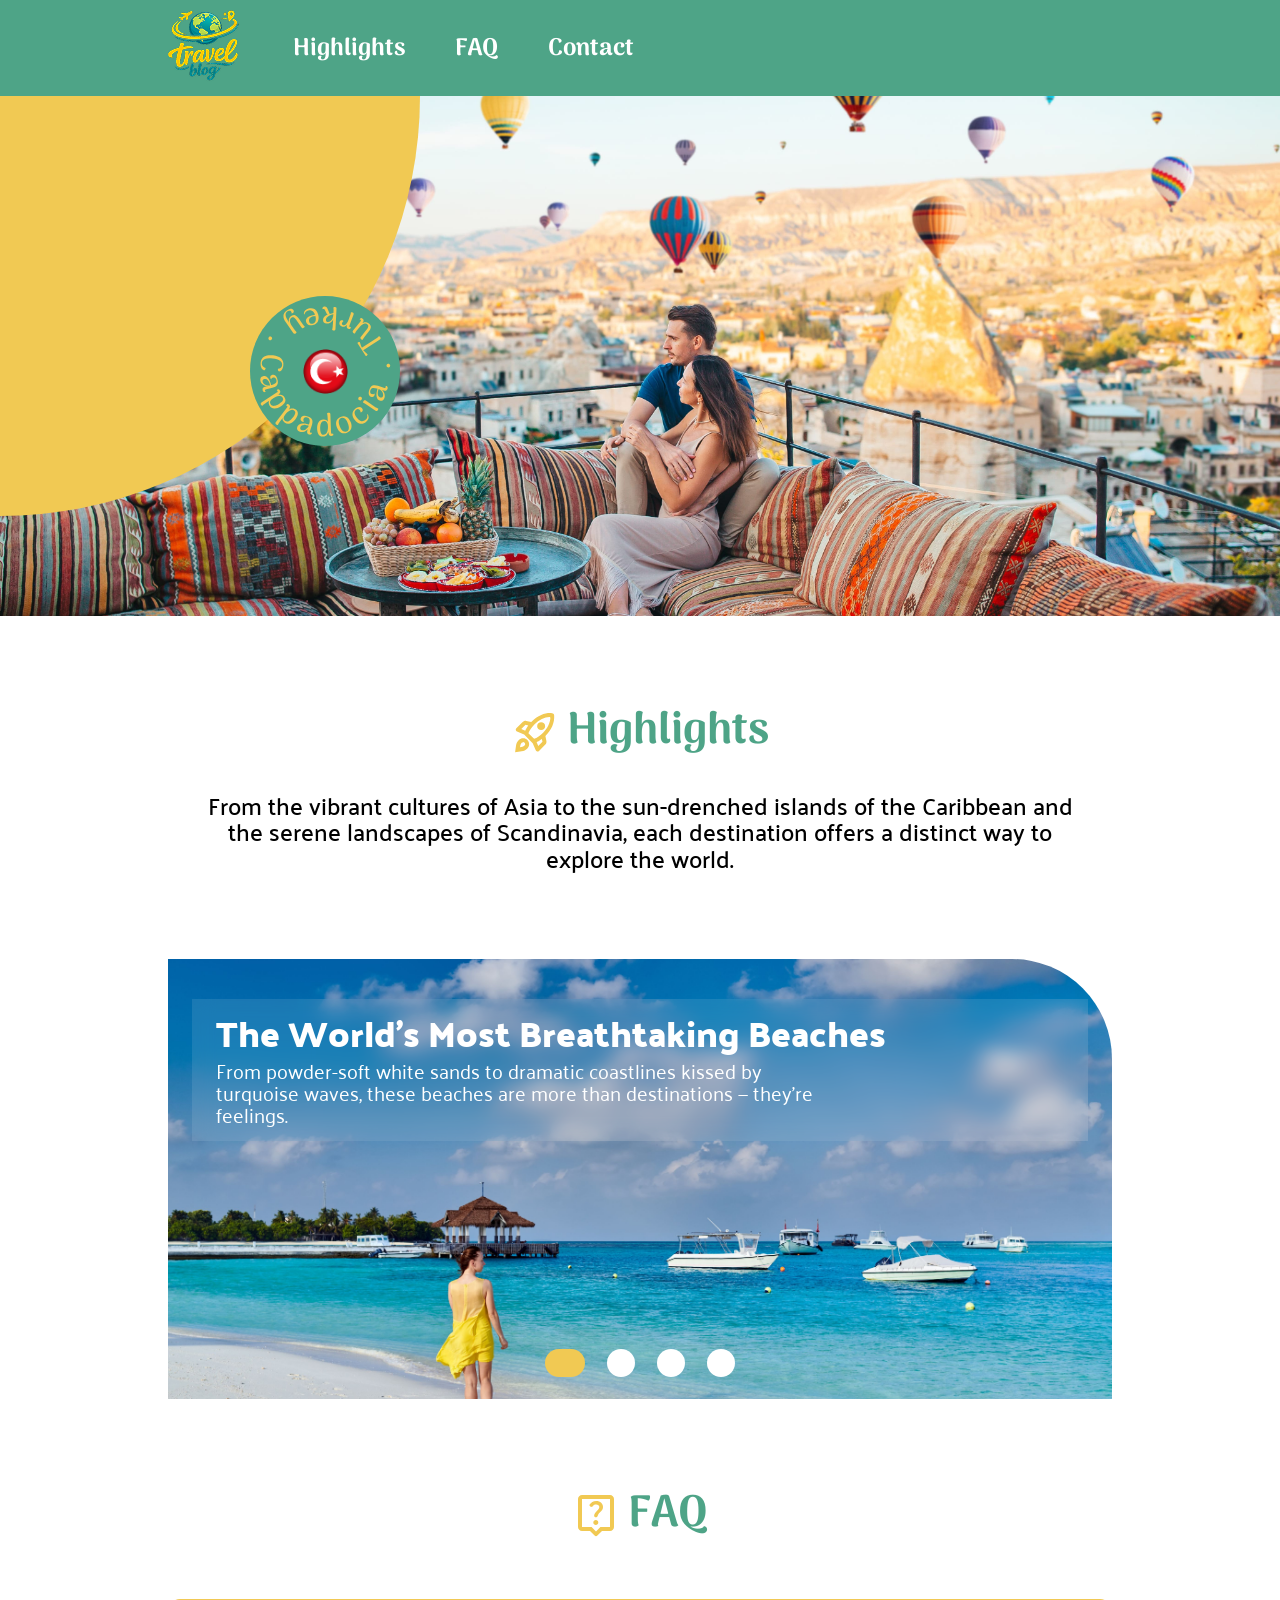
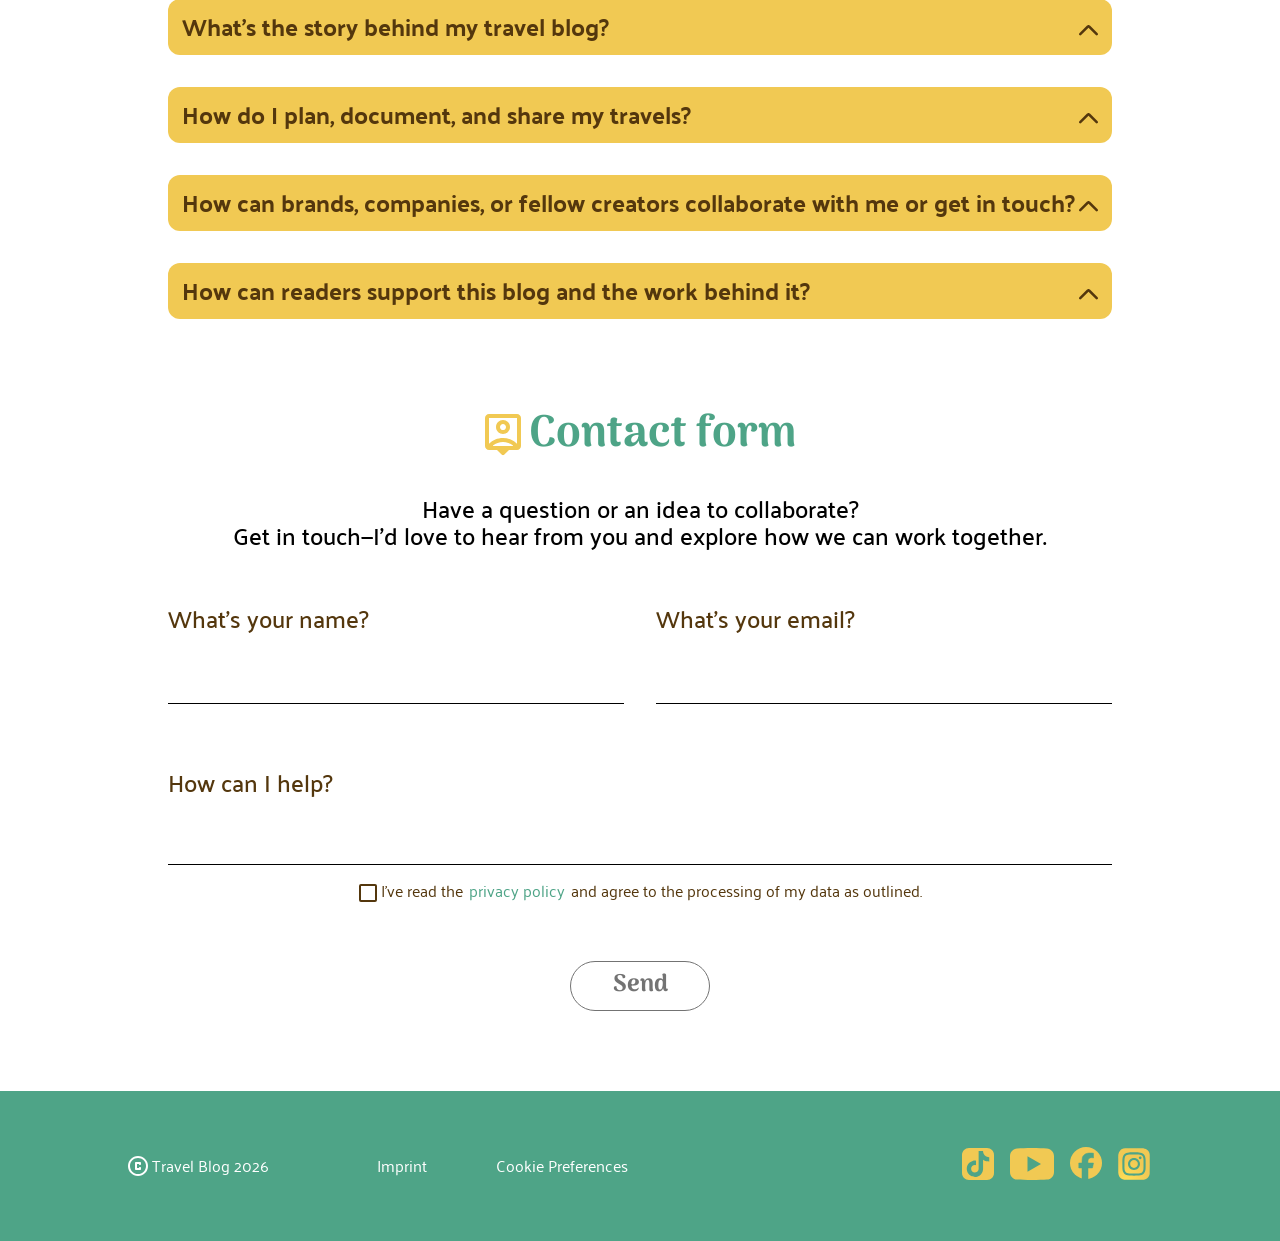
<file: index.html>
<!DOCTYPE html>
<html lang="De">

<head>
  <meta charset="UTF-8">
  <meta name="viewport" content="width=device-width, initial-scale=1.0">
  <title>Blog</title>
  <link rel="icon" href="./assets/icons/Blog-logo.png" type="image/x-icon">

  <link rel="stylesheet" href="./font.css">
  <link rel="stylesheet" href="./standard.css">
  <link rel="stylesheet" href="./variabels.css">
  <link rel="stylesheet" href="./animations.css">
  <link rel="stylesheet" href="./style.css">
</head>

<body>
  <header>
    <nav>
      <div>
        <a href=""><img src="./assets/icons/Blog-logo.png" alt="Travel-Blog-logo"></a>
        <div class="nav-bar">
          <a class="Highlights-nav" href="#highlights">Highlights</a>
          <a class="FAQ-nav" href="#faq">FAQ</a>
          <a class="Contact-nav" href="#contact">Contact</a>
        </div>
      </div>
    </nav>

    <section class="hero">
      <div class="hero-container">
        <div class="img-container">
          <img class="img1 " src="./assets/img/Hero-img-1.png" alt="Yellow background">
          <img class="img2" src="./assets/img/hero-img-side1.png" alt="Yellow side">
          <img class="last-hero-effect" src="./assets/img/hero-img-side2.png" alt="Yellow side2">
        </div>
        <div class="hero-text-container">
          <div class="hero-text">
            <h1>Cappadocia</h1>
            <p>From sunrise balloons to hidden cave dwellings, every moment feels unreal in the best way.</p>
          </div>
        </div>
        <div class="badge">
          <img class="badge-logo" src="./assets/img/Flag-Turkey .png" alt="Turkey Flag">
          <img class="badge-text" src="./assets/icons/Cappadocia . Turkey ..svg" alt="Badge Text">
        </div>
      </div>
    </section>
  </header>

  <main>
    <section class="highlights" id="highlights">
      <div class="highlights-container1">
        <div class="main-headlines">
          <img src="./assets/icons/rocket_launch.svg" alt="Rocket icon">
          <h2>Highlights</h2>
        </div>
        <p>From the vibrant cultures of Asia to the sun-drenched islands of the Caribbean and the serene landscapes of
          Scandinavia, each destination offers a distinct way to explore the world. </p>
      </div>
      <div class="highlights-slider">
        <input type="radio" name="sliders" value="Beaches" Checked>
        <input type="radio" name="sliders" value="Copenhagen">
        <input type="radio" name="sliders" value="Pattaya Pulse">
        <input type="radio" name="sliders" value="Mountain fuji">

        <div class="highlights_slider_wrapper">
          <div class="slider_element Beaches">
            <a href="./pages/beaches.html" class="slider-link">
              <div class="slider-text">
                <h3>The World’s Most Breathtaking Beaches</h3>
                <p>From powder-soft white sands to dramatic coastlines kissed by <br>turquoise waves, these beaches are
                  more
                  than destinations — they’re <br>feelings.</p>
              </div>
            </a>
          </div>
          <div class="slider_element Copenhagen">
            <a href="./pages/Copenhagen.html" class="slider-link">
              <div class="slider-text">
                <h3>Copenhagen in 3 Days: Big Experiences, Smart Spending</h3>
                <p>Discover Copenhagen, where historic charm meets modern design,<br> vibrant cycling culture and
                  waterfront
                  living.</p>
              </div>
            </a>
          </div>
          <div class="slider_element Pattaya_Pulse">
            <a href="./pages/pattaya.html" class="slider-link">
              <div class="slider-text">
                <h3>Pattaya Pulse: <br>Food, Sun and Neon Nights</h3>
                <p>From bustling promenades to nearby islands, the city offers an <br>energetic and diverse escape.
                  Discover
                  Pattaya City, with vibrant<br> nightlife and rich cultural landmarks.</p>
              </div>
            </a>
          </div>
          <div class="slider_element Mountain_fuji">
            <a href="" class="slider-link">
              <div class="slider-text">
                <h3>Mountain Fuji</h3>
                <p>The most iconic mountain and an active volcano located about 100<br> kilometers southwest of Tokyo.
                  Written
                  with the characters for<br> “wealth” and “samurai,” Fuji’s name evokes a sense of strength,<br> honor,
                  and
                  enduring prestige.</p>
              </div>
            </a>
          </div>
        </div>
      </div>
    </section>
    <section class="FAQ" id="faq">
      <div class="main-headlines">
        <img src="./assets/icons/FAQ-icon.svg" alt="Question mark">
        <h2>FAQ</h2>
      </div>
      <div class="FAQ-question">
        <details>
          <summary>What’s the story behind my travel blog?</summary>
          <p>It started with a one-way ticket and a backpack. What began
            with friends slowly.</p>
        </details>

        <details>
          <summary>How do I plan, document, and share my travels?</summary>
          <p>Every trip starts with research and a loose itinerary. I document the journey through photos and notes,
            then share the finished stories right here on the blog.</p>
        </details>

        <details>
          <summary>How can brands, companies, or fellow creators collaborate with me or get in touch?</summary>
          <p>Reach out through the contact form below with your idea. I'm always open to partnerships, sponsored trips
            and creative projects that fit the spirit of this blog.</p>
        </details>

        <details>
          <summary>How can readers support this blog and the work behind it?</summary>
          <p>Reading, sharing, and commenting on posts helps more than you'd think. You can also follow along on social
            media or simply spread the word to fellow travelers.</p>
        </details>

      </div>
    </section>
    <section class="contact-form" id="contact">
      <div class="contact-header">
        <div class="main-headlines">
          <img src="./assets/icons/header_person.svg" alt="Header person">
          <h2>Contact form</h2>
        </div>
        <p>Have a question or an idea to collaborate?<br>
          Get in touch—I’d love to hear from you and explore how we can work together.</p>
      </div>

      <form>
        <div class="form-row">
          <div class="form-group">
            <label for="name">What's your name?</label>
            <input type="text" id="name" name="name" required>
          </div>

          <div class="form-group">
            <label for="email">What's your email?</label>
            <input type="email" id="email" name="email" required>
          </div>
        </div>

        <div class="form-message">
          <label for="message">How can I help?</label>
          <textarea id="message" name="message" rows="1" required></textarea>
        </div>

        <div class="checkbox-container">
          <div class="checkbox-group">
            <input type="checkbox" id="privacy" name="privacy" required>
            <label for="privacy">
              I've read the<a href="./privacy.html">privacy policy</a>and agree to the processing of my data as
              outlined.
            </label>
          </div>

          <div class="button-group">
            <button type="submit" class="submit-btn">
              <p>Send</p>
            </button>
          </div>
        </div>
      </form>

    </section>

  </main>
  <footer>
    <section>
      <div class="footer-text">
        <div>
          <img src="./assets/icons/Footer-C.svg" alt="C">
          <p>Travel Blog 2026</p>
        </div>
        <a href="./imprint.html">Imprint</a>
        <a href="./imprint.html#">Cookie Preferences</a>

      </div>


      <div class="footer-social-media">
        <a href="https://www.tiktok.com/" target="_blank"><img src="./assets/icons/Tiktok_icon .svg"
            alt="Tiktok_icon"></a>
        <a href="https://www.youtube.com/?gl=DE&hl=de" target="_blank"><img src="./assets/icons/youtube_icon.svg"
            alt="youtube_icon"></a>
        <a href="https://de-de.facebook.com/" target="_blank"><img src="./assets/icons/facebook_icon.svg"
            alt="facebook"></a>
        <a href="https://www.instagram.com/" target="_blank"><img src="./assets/icons/Instagram_icon.svg"
            alt="instagram"></a>
      </div>
    </section>
  </footer>
  <nav class="mobile-nav" aria-label="Mobile">
    <a href="./index.html" aria-label="Home"><img src="./assets/icons/nav-home.svg" alt=""></a>
    <a href="#highlights" aria-label="Highlights"><img src="./assets/icons/nav-highlights.svg" alt=""></a>
    <a href="#faq" aria-label="FAQ"><img src="./assets/icons/nav-faq.svg" alt=""></a>
    <a href="#contact" aria-label="Contact"><img src="./assets/icons/nav-contact.svg" alt=""></a>
  </nav>
</body>

</html>
</file>
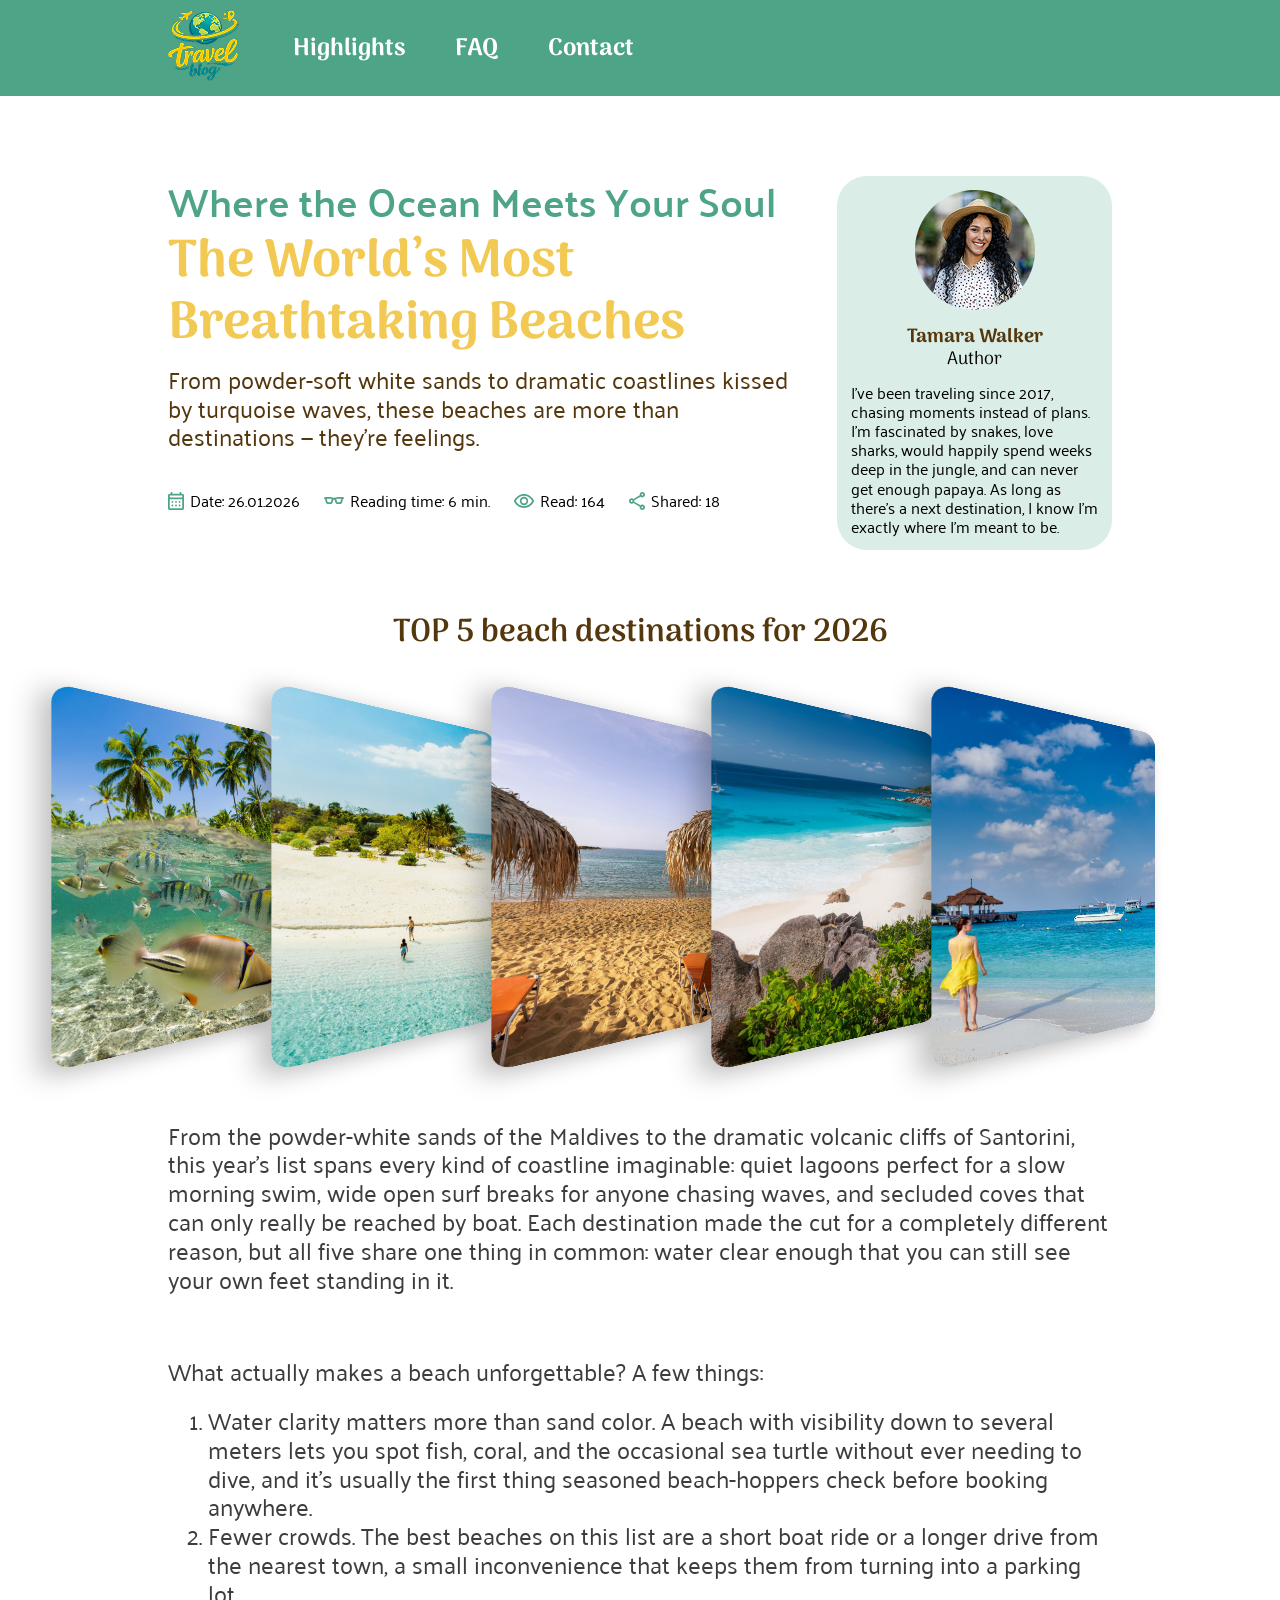
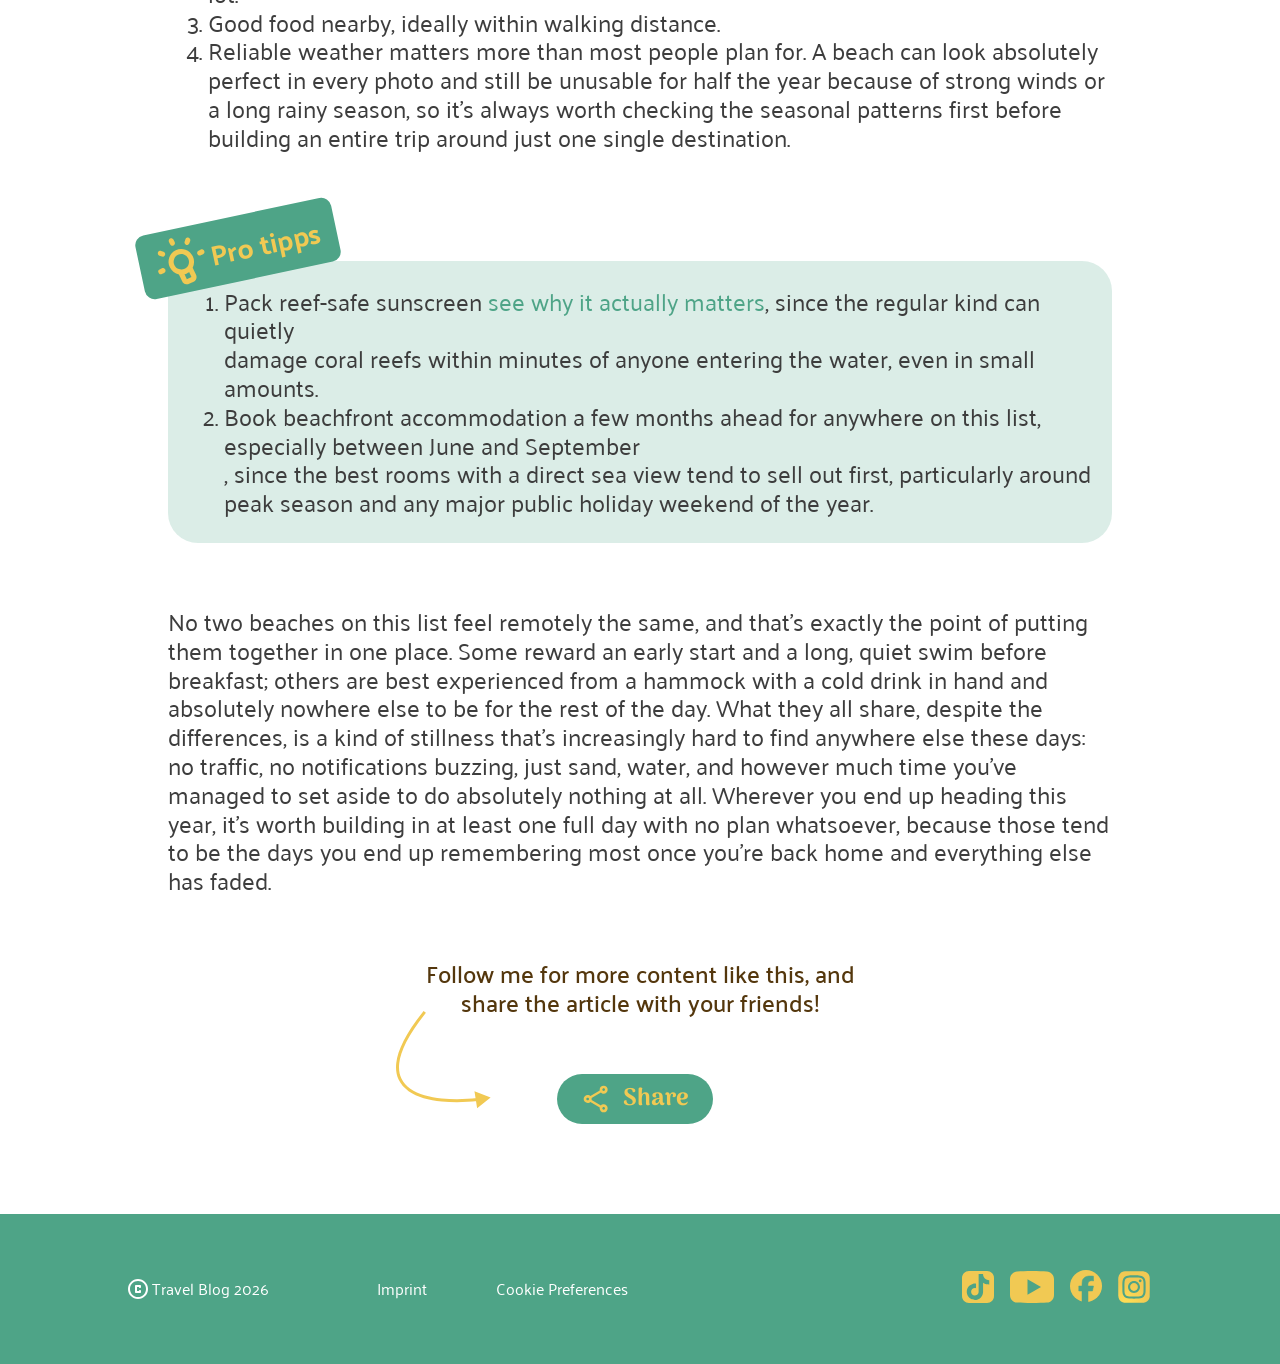
<file: pages/beaches.html>
<!DOCTYPE html>
<html lang="De">

<head>
    <meta charset="UTF-8">
    <meta name="viewport" content="width=device-width, initial-scale=1.0">
    <title>Beaches</title>
    <link rel="icon" href="../assets/icons/Blog-logo.png" type="image/x-icon">
    <link rel="stylesheet" href="../font.css">
    <link rel="stylesheet" href="../standard.css">
    <link rel="stylesheet" href="../variabels.css">
    <link rel="stylesheet" href="../animations.css">
    <link rel="stylesheet" href="./pages.css">
    <link rel="stylesheet" href="../style.css">
    <link rel="stylesheet" href="./beaches.css">

</head>

<body>
    <header>
        <nav>
            <div>
                <a href="../index.html"><img src="../assets/icons/Blog-logo.png" alt="Travel-Blog-logo"></a>
                <div class="nav-bar">
                    <a class="Highlights-nav" href="../index.html">Highlights</a>
                    <a class="FAQ-nav" href="../index.html">FAQ</a>
                    <a class="Contact-nav" href=../index.html>Contact</a>
                </div>
            </div>
        </nav>
    </header>
    <main>
        <article>
            <header>
                <section>
                    <div>
                        <div class="article-header-text">
                            <h3>Where the Ocean Meets Your Soul </h3>
                            <h1>The World’s Most Breathtaking Beaches</h1>
                            <p>From powder-soft white sands to dramatic coastlines kissed by turquoise waves, these
                                beaches
                                are more than destinations — they’re feelings.</p>
                        </div>
                        <div class="article-header-info">
                            <ul>
                                <li>
                                    <img src="../assets/icons/calendar_month.svg" alt="calendar">
                                    <time datetime="2026-01-26">Date: 26.01.2026</time>
                                </li>

                                <li>
                                    <img src="../assets/icons/eyeglasses_2.svg" alt="eyeglasses">
                                    <span>Reading time: 6 min.</span>
                                </li>

                                <li>
                                    <img src="../assets/icons/visibility.svg" alt="eyes">
                                    <span>Read: 164</span>
                                </li>

                                <li>
                                    <img src="../assets/icons/share.svg" alt="">
                                    <span>Shared: 18</span>
                                </li>
                            </ul>
                        </div>
                    </div>
                    <aside>
                        <img src="../assets/img/Avatar.png" alt="Author">
                        <div>
                            <div class="author">
                                <h4>Tamara Walker</h4>
                                <p>Author</p>
                            </div>
                            <span>I’ve been traveling since 2017, chasing moments instead of plans.
                                I’m fascinated by snakes, love sharks, would happily spend weeks deep in the jungle, and
                                can
                                never get enough papaya. As long as there’s a next destination, I know I’m exactly where
                                I’m
                                meant to be.</span>
                        </div>
                    </aside>
                </section>
            </header>
            <section class="carousel">
                <h4>TOP 5 beach destinations for 2026</h4>

                <div class="slider">
                    <input type="radio" name="beach-slide" id="bs1" checked>
                    <input type="radio" name="beach-slide" id="bs2">
                    <input type="radio" name="beach-slide" id="bs3">
                    <input type="radio" name="beach-slide" id="bs4">
                    <input type="radio" name="beach-slide" id="bs5">

                    <div class="slider-stage">
                        <label class="slide slider_beaches" for="bs1">
                            <img src="../assets/img/carousel_1.jpg" alt="Maldives lagoon">
                        </label>
                        <label class="slide slider_beaches" for="bs2">
                            <img src="../assets/img/carousel_2.jpg" alt="Tropical island beach">
                        </label>
                        <label class="slide slider_beaches" for="bs3">
                            <img src="../assets/img/carousel_3.jpg" alt="Beach with straw umbrellas">
                        </label>
                        <label class="slide slider_beaches" for="bs4">
                            <img src="../assets/img/carousel_4.jpg" alt="Turquoise coastline">
                        </label>
                        <label class="slide slider_beaches" for="bs5">
                            <img src="../assets/img/carousel_5.jpg" alt="Woman walking on the beach">
                        </label>
                    </div>

                    <div class="carousel-nav" role="tablist" aria-label="Beach slides">
                        <label for="bs1"><span class="visually-hidden">Slide 1</span></label>
                        <label for="bs2"><span class="visually-hidden">Slide 2</span></label>
                        <label for="bs3"><span class="visually-hidden">Slide 3</span></label>
                        <label for="bs4"><span class="visually-hidden">Slide 4</span></label>
                        <label for="bs5"><span class="visually-hidden">Slide 5</span></label>
                    </div>
                </div>
            </section>

            <span class="text carousel-text">From the powder-white sands of the Maldives to the dramatic volcanic cliffs
                of Santorini, this year's list spans every kind of coastline imaginable: quiet lagoons perfect for a
                slow morning swim, wide open surf breaks for anyone chasing waves, and secluded coves that can only
                really be reached by boat. Each destination made the cut for a completely different reason, but all five
                share one thing in common: water clear enough that you can still see your own feet standing in
                it.</span>

            <section class="pages-list">
                <p>What actually makes a beach unforgettable? A few things:</p>

                <ol>
                    <li>Water clarity matters more than sand color. A beach with visibility down to several meters lets
                        you spot fish, coral, and the occasional sea turtle without ever needing to dive, and it's
                        usually the first thing seasoned beach-hoppers check before booking anywhere.</li>
                    <li>Fewer crowds. The best beaches on this list are a short boat ride or a longer drive from the
                        nearest town, a small inconvenience that keeps them from turning into a parking lot.</li>
                    <li>Good food nearby, ideally within walking distance.</li>
                    <li>Reliable weather matters more than most people plan for. A beach can look absolutely perfect in
                        every photo and still be unusable for half the year because of strong winds or a long rainy
                        season, so it's always worth checking the seasonal patterns first before building an entire trip
                        around just one single destination.</li>
                </ol>

            </section>

            <section class="tipp">
                <div class="pro-tipp">
                    <img src="../assets/icons/pro-tipp-lamp.svg" alt="lamp-icon">
                    <p>Pro tipps</p>
                </div>
                <div class="tipp-text">
                    <ol>
                        <li>Pack reef-safe sunscreen <a href="">see why it actually matters</a>, since the regular kind
                            can quietly<br>damage coral reefs within minutes of anyone entering the water, even in small
                            amounts.</li>
                        <li>Book beachfront accommodation a few months ahead for anywhere on this list, especially
                            between June and September<br>, since the best rooms with a direct sea view tend to sell out
                            first, particularly around peak season and any major public holiday weekend of the year.
                        </li>
                    </ol>

                </div>

            </section>

            <span class="text">No two beaches on this list feel remotely the same, and that's exactly the point of
                putting them together in one place. Some reward an early start and a long, quiet swim before breakfast;
                others are best experienced from a hammock with a cold drink in hand and absolutely nowhere else to be
                for the rest of the day. What they all share, despite the differences, is a kind of stillness that's
                increasingly hard to find anywhere else these days: no traffic, no notifications buzzing, just sand,
                water, and however much time you've managed to set aside to do absolutely nothing at all. Wherever you
                end up heading this year, it's worth building in at least one full day with no plan whatsoever, because
                those tend to be the days you end up remembering most once you're back home and everything else has
                faded.</span>

            <section class="pages-share">
                <p>Follow me for more content like this, and <br>share the article with your friends!</p>
                <img src="../assets/icons/pages_share_arrow.svg" alt="arrow">

                <label for="share-toggle" class="share-button">
                    <input type="checkbox" id="share-toggle">

                    <div class="share-button-green">
                        <img src="../assets/icons/pages share.svg" alt="share">
                        <p>Share</p>
                    </div>

                    <div class="social-links-box">
                        <img src="../assets/icons/share.svg" alt="share-icon" class="connect-icon">

                        <div class="links-column">
                            <a href="https://linkedin.com" target="_blank">LinkedIn</a>
                            <a href="https://whatsapp.com" target="_blank">WhatsApp</a>
                        </div>
                    </div>
                </label>
            </section>

        </article>
    </main>
    <footer>
        <section>
            <div class="footer-text">
                <div>
                    <img src="../assets/icons/Footer-C.svg" alt="C">
                    <p>Travel Blog 2026</p>
                </div>
                <a href="">Imprint</a>
                <a href="">Cookie Preferences</a>

            </div>


            <div class="footer-social-media">
                <a href="https://www.tiktok.com/" target="_blank"><img src="../assets/icons/Tiktok_icon .svg"
                        alt="Tiktok_icon"></a>
                <a href="https://www.youtube.com/?gl=DE&hl=de" target="_blank"><img
                        src="../assets/icons/youtube_icon.svg" alt="youtube_icon"></a>
                <a href="https://de-de.facebook.com/" target="_blank"><img src="../assets/icons/facebook_icon.svg"
                        alt="facebook"></a>
                <a href="https://www.instagram.com/" target="_blank"><img src="../assets/icons/Instagram_icon.svg"
                        alt="instagram"></a>
            </div>
        </section>
    </footer>
    <nav class="mobile-nav" aria-label="Mobile">
        <a href="../index.html" aria-label="Home"><img src="../assets/icons/nav-home.svg" alt=""></a>
        <a href="../index.html#highlights" aria-label="Highlights"><img src="../assets/icons/nav-highlights.svg"
                alt=""></a>
        <a href="../index.html#faq" aria-label="FAQ"><img src="../assets/icons/nav-faq.svg" alt=""></a>
        <a href="../index.html#contact" aria-label="Contact"><img src="../assets/icons/nav-contact.svg" alt=""></a>
    </nav>
</body>

</html>
</file>
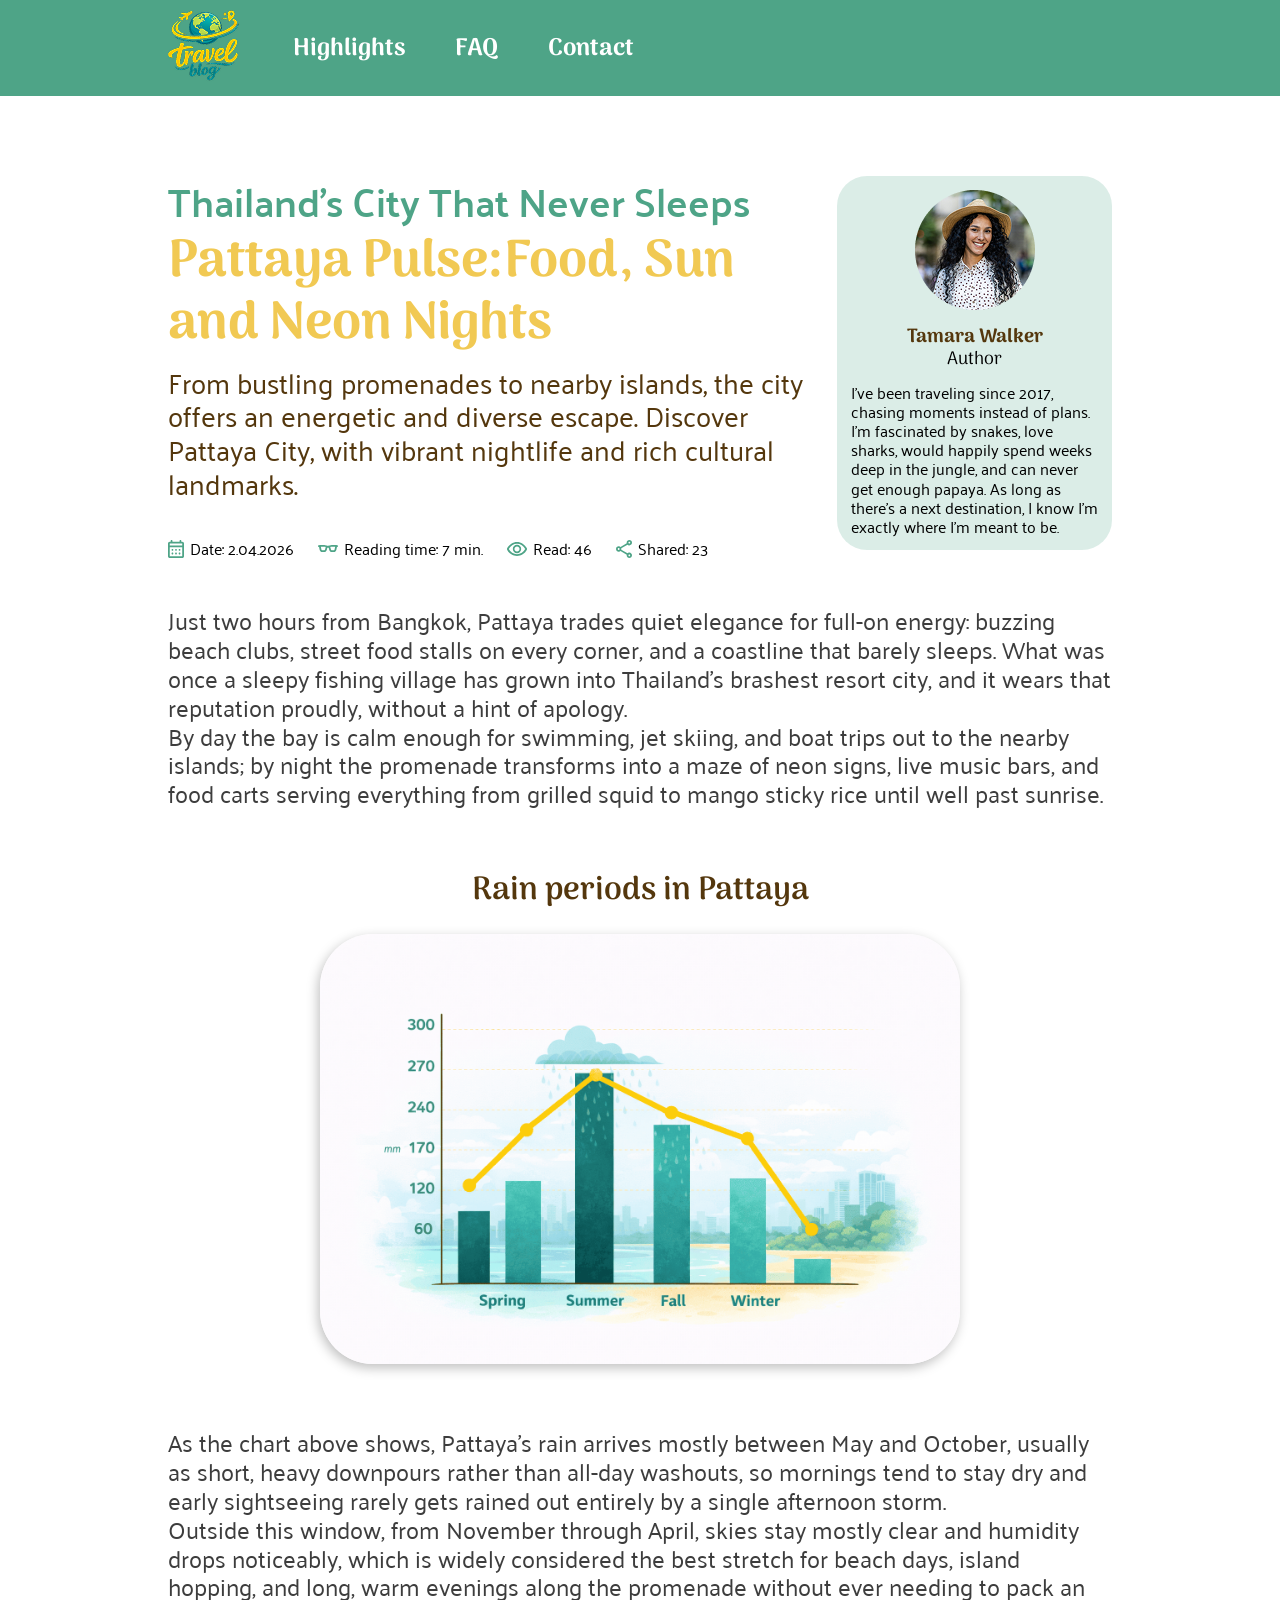
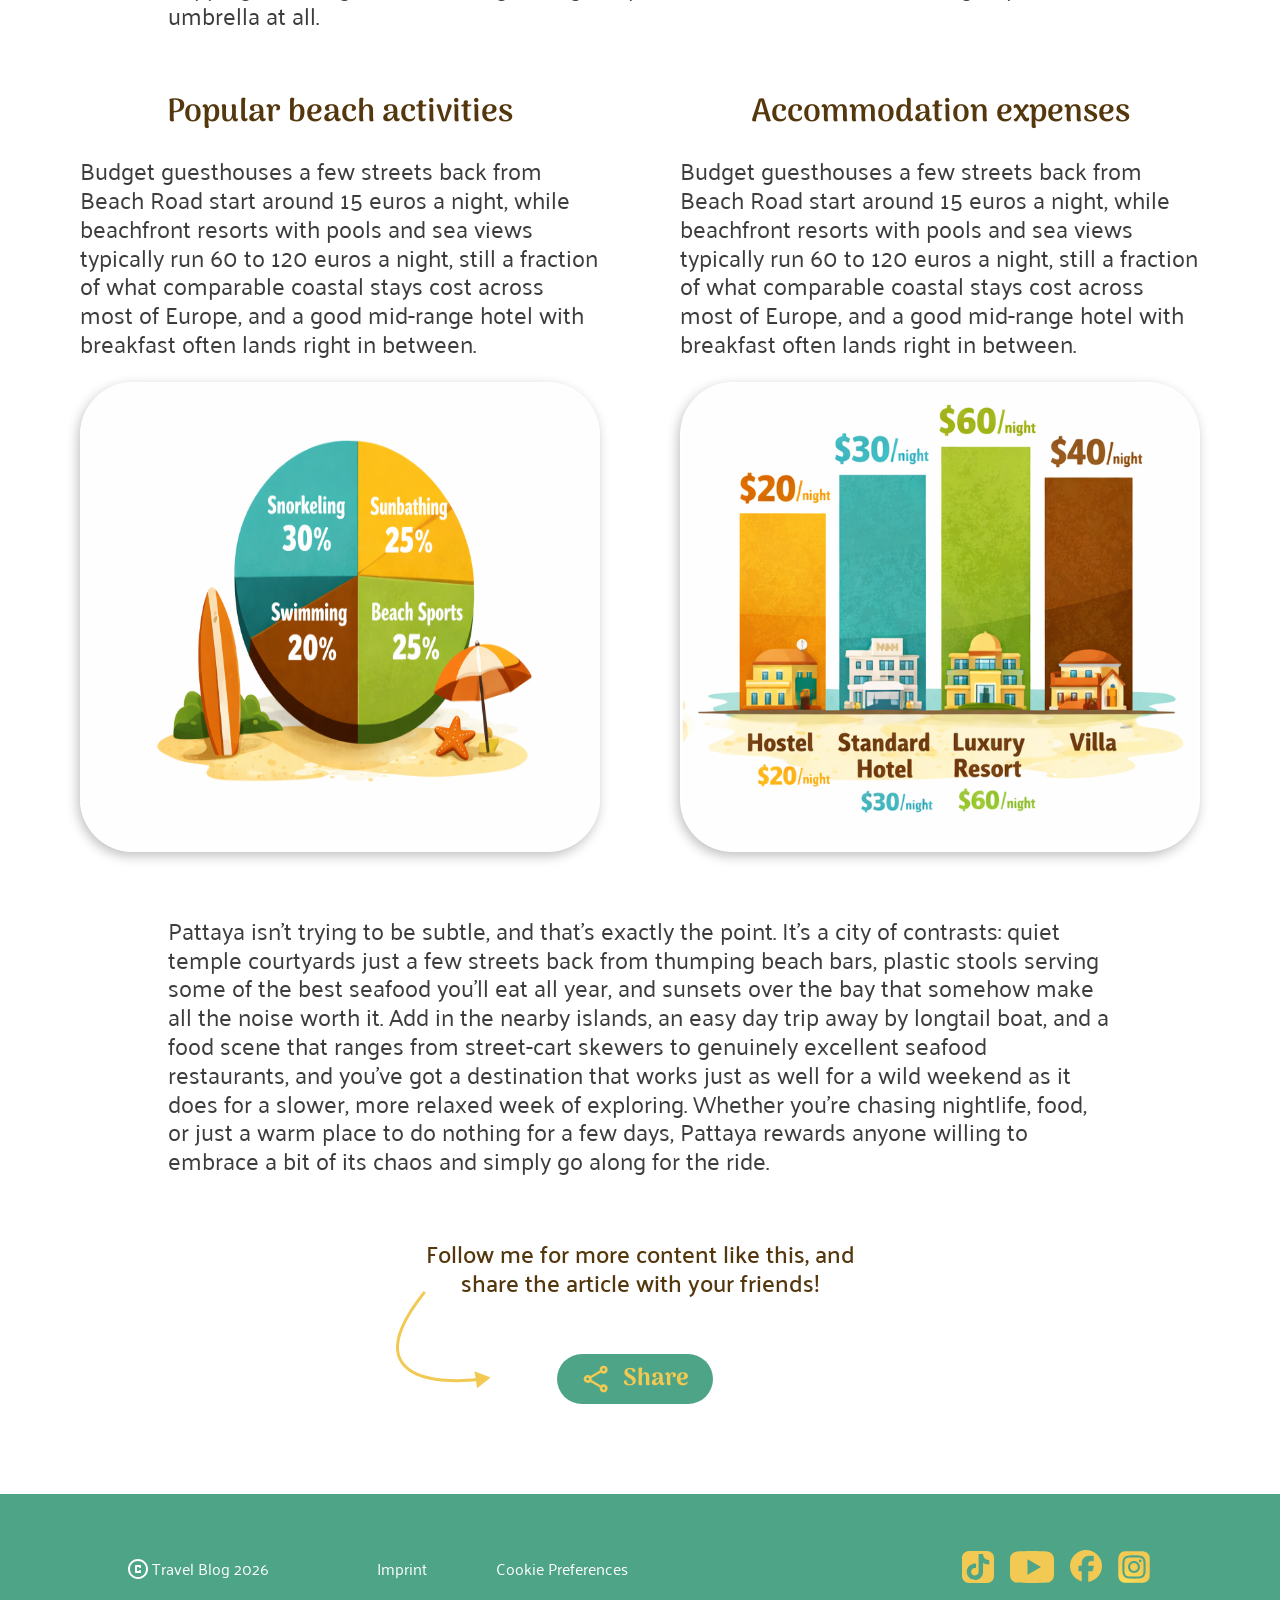
<file: pages/pattaya.html>
<!DOCTYPE html>
<html lang="De">

<head>
    <meta charset="UTF-8">
    <meta name="viewport" content="width=device-width, initial-scale=1.0">
    <title>Pattaya Pulse</title>
    <link rel="icon" href="../assets/icons/Blog-logo.png" type="image/x-icon">
    <link rel="stylesheet" href="../font.css">
    <link rel="stylesheet" href="../standard.css">
    <link rel="stylesheet" href="../variabels.css">
    <link rel="stylesheet" href="../animations.css">
    <link rel="stylesheet" href="./pages.css">
    <link rel="stylesheet" href="../style.css">
    <link rel="stylesheet" href="./pattaya.css">
</head>

<body>
    <header>
        <nav>
            <div>
                <a href="../index.html"><img src="../assets/icons/Blog-logo.png" alt="Travel-Blog-logo"></a>
                <div class="nav-bar">
                    <a class="Highlights-nav" href="../index.html">Highlights</a>
                    <a class="FAQ-nav" href="../index.html">FAQ</a>
                    <a class="Contact-nav" href=../index.html>Contact</a>
                </div>
            </div>
        </nav>
    </header>
    <main>
        <article>
            <header>
                <section>
                    <div>
                        <div class="article-header-text">
                            <h3>Thailand’s City That Never Sleeps</h3>
                            <h1>Pattaya Pulse:Food, Sun and Neon Nights</h1>
                            <p>From bustling promenades to nearby islands, the city offers an energetic and diverse
                                escape. Discover Pattaya City, with vibrant nightlife and rich cultural landmarks.</p>
                        </div>
                        <div class="article-header-info">
                            <ul>
                                <li>
                                    <img src="../assets/icons/calendar_month.svg" alt="calendar">
                                    <time datetime="2026-04-2">Date: 2.04.2026</time>
                                </li>

                                <li>
                                    <img src="../assets/icons/eyeglasses_2.svg" alt="eyeglasses">
                                    <span>Reading time: 7 min.</span>
                                </li>

                                <li>
                                    <img src="../assets/icons/visibility.svg" alt="eyes">
                                    <span>Read: 46</span>
                                </li>

                                <li>
                                    <img src="../assets/icons/share.svg" alt="">
                                    <span>Shared: 23</span>
                                </li>
                            </ul>
                        </div>
                    </div>
                    <aside>
                        <img src="../assets/img/Avatar.png" alt="Author">
                        <div>
                            <div class="author">
                                <h4>Tamara Walker</h4>
                                <p>Author</p>
                            </div>
                            <span>I’ve been traveling since 2017, chasing moments instead of plans.
                                I’m fascinated by snakes, love sharks, would happily spend weeks deep in the jungle, and
                                can
                                never get enough papaya. As long as there’s a next destination, I know I’m exactly where
                                I’m
                                meant to be.</span>
                        </div>
                    </aside>
                </section>
                <p class="header-text">Just two hours from Bangkok, Pattaya trades quiet elegance for full-on energy: buzzing beach clubs, street food stalls on every corner, and a coastline that barely sleeps. What was once a sleepy fishing village has grown into Thailand's brashest resort city, and it wears that reputation proudly, without a hint of apology.<br>
                    By day the bay is calm enough for swimming, jet skiing, and boat trips out to the nearby islands; by night the promenade transforms into a maze of neon signs, live music bars, and food carts serving everything from grilled squid to mango sticky rice until well past sunrise.</p>
            </header>

            <section class="rain-pattaya">
                <h4>Rain periods in Pattaya</h4>
                <img src="../assets/img/pattaya-rain.png" alt="rain graph">
            </section>

            <span class="text">As the chart above shows, Pattaya's rain arrives mostly between May and October, usually as short, heavy downpours rather than all-day washouts, so mornings tend to stay dry and early sightseeing rarely gets rained out entirely by a single afternoon storm.<br>
                Outside this window, from November through April, skies stay mostly clear and humidity drops noticeably, which is widely considered the best stretch for beach days, island hopping, and long, warm evenings along the promenade without ever needing to pack an umbrella at all.</span>

            <section class="pattaya-evaluation">
                <div>
                    <h4>Popular beach activities</h4>
                    <span class="text">Budget guesthouses a few streets back from Beach Road start around 15 euros a night, while beachfront resorts with pools and sea views typically run 60 to 120 euros a night, still a fraction of what comparable coastal stays cost across most of Europe, and a good mid-range hotel with breakfast often lands right in between.</span>
                    <img src="../assets/img/graph_1.png" alt="graph2">
                </div>
                <div>
                    <h4>Accommodation expenses</h4>
                    <span class="text">Budget guesthouses a few streets back from Beach Road start around 15 euros a night, while beachfront resorts with pools and sea views typically run 60 to 120 euros a night, still a fraction of what comparable coastal stays cost across most of Europe, and a good mid-range hotel with breakfast often lands right in between.</span>
                    <img src="../assets/img/graph-2.png" alt="graph1">
                </div>
            </section>

            <span class="text">Pattaya isn't trying to be subtle, and that's exactly the point. It's a city of contrasts: quiet temple courtyards just a few streets back from thumping beach bars, plastic stools serving some of the best seafood you'll eat all year, and sunsets over the bay that somehow make all the noise worth it. Add in the nearby islands, an easy day trip away by longtail boat, and a food scene that ranges from street-cart skewers to genuinely excellent seafood restaurants, and you've got a destination that works just as well for a wild weekend as it does for a slower, more relaxed week of exploring. Whether you're chasing nightlife, food, or just a warm place to do nothing for a few days, Pattaya rewards anyone willing to embrace a bit of its chaos and simply go along for the ride.</span>

            <section class="pages-share">
                <p>Follow me for more content like this, and <br>share the article with your friends!</p>
                <img src="../assets/icons/pages_share_arrow.svg" alt="arrow">

                <label for="share-toggle" class="share-button">
                    <input type="checkbox" id="share-toggle">

                    <div class="share-button-green">
                        <img src="../assets/icons/pages share.svg" alt="share">
                        <p>Share</p>
                    </div>

                    <div class="social-links-box">
                        <img src="../assets/icons/share.svg" alt="share-icon" class="connect-icon">

                        <div class="links-column">
                            <a href="https://linkedin.com" target="_blank">LinkedIn</a>
                            <a href="https://whatsapp.com" target="_blank">WhatsApp</a>
                        </div>
                    </div>
                </label>
            </section>

        </article>
    </main>
    <footer>
        <section>
            <div class="footer-text">
                <div>
                    <img src="../assets/icons/Footer-C.svg" alt="C">
                    <p>Travel Blog 2026</p>
                </div>
                <a href="">Imprint</a>
                <a href="">Cookie Preferences</a>

            </div>


            <div class="footer-social-media">
                <a href="https://www.tiktok.com/" target="_blank"><img src="../assets/icons/Tiktok_icon .svg"
                        alt="Tiktok_icon"></a>
                <a href="https://www.youtube.com/?gl=DE&hl=de" target="_blank"><img
                        src="../assets/icons/youtube_icon.svg" alt="youtube_icon"></a>
                <a href="https://de-de.facebook.com/" target="_blank"><img src="../assets/icons/facebook_icon.svg"
                        alt="facebook"></a>
                <a href="https://www.instagram.com/" target="_blank"><img src="../assets/icons/Instagram_icon.svg"
                        alt="instagram"></a>
            </div>
        </section>
    </footer>
    <nav class="mobile-nav" aria-label="Mobile">
        <a href="../index.html" aria-label="Home"><img src="../assets/icons/nav-home.svg" alt=""></a>
        <a href="../index.html#highlights" aria-label="Highlights"><img src="../assets/icons/nav-highlights.svg" alt=""></a>
        <a href="../index.html#faq" aria-label="FAQ"><img src="../assets/icons/nav-faq.svg" alt=""></a>
        <a href="../index.html#contact" aria-label="Contact"><img src="../assets/icons/nav-contact.svg" alt=""></a>
    </nav>
</body>

</html>
</file>
<file: font.css>
/* arima-regular - latin */
@font-face {
  font-display: swap; /* Check https://developer.mozilla.org/en-US/docs/Web/CSS/@font-face/font-display for other options. */
  font-family: 'Arima';
  font-style: normal;
  font-weight: 400;
  src: url('./assets/fonts/arima-v7-latin-regular.woff2') format('woff2'); /* Chrome 36+, Opera 23+, Firefox 39+, Safari 12+, iOS 10+ */
}
/* arima-500 - latin */
@font-face {
  font-display: swap; /* Check https://developer.mozilla.org/en-US/docs/Web/CSS/@font-face/font-display for other options. */
  font-family: 'Arima';
  font-style: normal;
  font-weight: 500;
  src: url('./assets/fonts/arima-v7-latin-500.woff2') format('woff2'); /* Chrome 36+, Opera 23+, Firefox 39+, Safari 12+, iOS 10+ */
}
/* arima-600 - latin */
@font-face {
  font-display: swap; /* Check https://developer.mozilla.org/en-US/docs/Web/CSS/@font-face/font-display for other options. */
  font-family: 'Arima';
  font-style: normal;
  font-weight: 600;
  src: url('./assets/fonts/arima-v7-latin-600.woff2') format('woff2'); /* Chrome 36+, Opera 23+, Firefox 39+, Safari 12+, iOS 10+ */
}
/* arima-700 - latin */
@font-face {
  font-display: swap; /* Check https://developer.mozilla.org/en-US/docs/Web/CSS/@font-face/font-display for other options. */
  font-family: 'Arima';
  font-style: normal;
  font-weight: 700;
  src: url('./assets/fonts/arima-v7-latin-700.woff2') format('woff2'); /* Chrome 36+, Opera 23+, Firefox 39+, Safari 12+, iOS 10+ */
}
/* palanquin-dark-regular - latin */
@font-face {
  font-display: swap; /* Check https://developer.mozilla.org/en-US/docs/Web/CSS/@font-face/font-display for other options. */
  font-family: 'Palanquin Dark';
  font-style: normal;
  font-weight: 400;
  src: url('./assets/fonts/palanquin-dark-v17-latin-regular.woff2') format('woff2'); /* Chrome 36+, Opera 23+, Firefox 39+, Safari 12+, iOS 10+ */
}
/* palanquin-dark-500 - latin */
@font-face {
  font-display: swap; /* Check https://developer.mozilla.org/en-US/docs/Web/CSS/@font-face/font-display for other options. */
  font-family: 'Palanquin Dark';
  font-style: normal;
  font-weight: 500;
  src: url('./assets/fonts/palanquin-dark-v17-latin-500.woff2') format('woff2'); /* Chrome 36+, Opera 23+, Firefox 39+, Safari 12+, iOS 10+ */
}
/* palanquin-dark-600 - latin */
@font-face {
  font-display: swap; /* Check https://developer.mozilla.org/en-US/docs/Web/CSS/@font-face/font-display for other options. */
  font-family: 'Palanquin Dark';
  font-style: normal;
  font-weight: 600;
  src: url('./assets/fonts/palanquin-dark-v17-latin-600.woff2') format('woff2'); /* Chrome 36+, Opera 23+, Firefox 39+, Safari 12+, iOS 10+ */
}
/* palanquin-dark-700 - latin */
@font-face {
  font-display: swap; /* Check https://developer.mozilla.org/en-US/docs/Web/CSS/@font-face/font-display for other options. */
  font-family: 'Palanquin Dark';
  font-style: normal;
  font-weight: 700;
  src: url('./assets/fonts/palanquin-dark-v17-latin-700.woff2') format('woff2'); /* Chrome 36+, Opera 23+, Firefox 39+, Safari 12+, iOS 10+ */
}
/* palanquin-regular - latin */
@font-face {
  font-display: swap; /* Check https://developer.mozilla.org/en-US/docs/Web/CSS/@font-face/font-display for other options. */
  font-family: 'Palanquin';
  font-style: normal;
  font-weight: 400;
  src: url('./assets/fonts/palanquin-v17-latin-regular.woff2') format('woff2'); /* Chrome 36+, Opera 23+, Firefox 39+, Safari 12+, iOS 10+ */
}
/* palanquin-500 - latin */
@font-face {
  font-display: swap; /* Check https://developer.mozilla.org/en-US/docs/Web/CSS/@font-face/font-display for other options. */
  font-family: 'Palanquin';
  font-style: normal;
  font-weight: 500;
  src: url('./assets/fonts/palanquin-v17-latin-500.woff2') format('woff2'); /* Chrome 36+, Opera 23+, Firefox 39+, Safari 12+, iOS 10+ */
}
/* palanquin-600 - latin */
@font-face {
  font-display: swap; /* Check https://developer.mozilla.org/en-US/docs/Web/CSS/@font-face/font-display for other options. */
  font-family: 'Palanquin';
  font-style: normal;
  font-weight: 600;
  src: url('./assets/fonts/palanquin-v17-latin-600.woff2') format('woff2'); /* Chrome 36+, Opera 23+, Firefox 39+, Safari 12+, iOS 10+ */
}
/* palanquin-700 - latin */
@font-face {
  font-display: swap; /* Check https://developer.mozilla.org/en-US/docs/Web/CSS/@font-face/font-display for other options. */
  font-family: 'Palanquin';
  font-style: normal;
  font-weight: 700;
  src: url('./assets/fonts/palanquin-v17-latin-700.woff2') format('woff2'); /* Chrome 36+, Opera 23+, Firefox 39+, Safari 12+, iOS 10+ */
}
</file>
<file: standard.css>
html {
    font-size: 16px;
}

* {
    margin: 0;
    box-sizing: border-box;
    scroll-behavior: smooth;

}

h2 {
    color: var(--Primary-green);
    font-family: var(--headings);
    font-weight: 700;
    font-size: 3.25rem;
}
</file>
<file: variabels.css>
:root {
    --Primary-green: rgba(78, 164, 135, 1);
    --Primary-gelb: rgba(241, 201, 83, 1);
    --White-text: white;
    --braun: rgba(84, 55, 13, 1);
    --pages-text: rgba(61, 61, 61, 1);
    --headings: 'Arima';
    --normal-text: 'Palanquin';
}
</file>
<file: animations.css>
@keyframes badgein {
    0% {
        opacity: 0;
        transform: translateY(80px) translateX(0);
    }

    100% {
        opacity: 1;
        transform: translateY(0) translateX(0);
    }
}

@keyframes badgetext {
    from {
        transform: rotate(0deg);
    }

    to {
        transform: rotate(360deg);
    }
}

@keyframes lastEffect {
    from {
        opacity: 0;
    }

    to {
        opacity: 1;
    }
}

@keyframes textFadeIn {
    from {
        opacity: 0;
        transform: translateY(80px) translateX(0);
    }

    to {
        opacity: 1;
        transform: translateY(0) translateX(0);
    }
}

@keyframes textFadeLeft {
    from {
        transform: translateX(0);
    }

    to {
        transform: translateX(-470px);
    }
}

@keyframes slideRight {
    0% {
        transform: translateX(0);
    }

    25% {
        transform: translateX(-900px);
    }

    50% {
        transform: translateX(-900px);
    }

    75% {
        transform: translateX(-1100px);
    }

    100% {
        transform: translateX(-1100px);
    }
}

@keyframes imgswitsch {
    from {
        opacity: 1;
    }

    to {
        opacity: 0;
    }
}
</file>
<file: style.css>
body {
    display: flex;
    flex-direction: column;
    align-items: center;
}

body>header {
    width: 100%;
    display: flex;
    flex-direction: column;
    align-items: center;
}

nav {
    height: 128px;
    background-color: var(--Primary-green);
    width: 100%;
    display: flex;
    align-items: center;
    justify-content: center;
}


nav>img {
    width: 72px;
}

nav>div {
    display: flex;
    gap: 102px;
    padding: 0px 120px;
    width: 1440px;
}

.nav-bar {
    display: flex;
    gap: 72px;
    align-items: center;
}

.nav-bar a {
    text-decoration: none;
    color: white;
    font-family: var(--headings);
    font-weight: 700;
    font-size: 1.5rem;
    padding: 0px 5px;
    display: inline-block;
}

.Highlights-nav:hover {
    background-image: url(./assets/icons/nav-hover1.svg);
    background-repeat: no-repeat;
    background-position-y: 85%;
}

.FAQ-nav:hover {
    background-image: url(./assets/icons/nav-hover2.svg);
    background-repeat: no-repeat;
    background-position-y: 85%;
}

.Contact-nav:hover {
    background-image: url(./assets/icons/nav-hover3.svg);
    background-repeat: no-repeat;
    background-position-y: 85%;
}

.nav-bar a:active {
    color: var(--Primary-gelb);
    background-image: none !important;
}


.hero {
    width: 1440px;
    height: 520px;
    background-image: url(./assets/img/Hero-img-2.jpg);
    background-size: cover;
    background-position-y: center;
    background-position-x: 200px;
    overflow: hidden;
    position: relative;
}

.hero-container {
    max-width: 1440px;
    position: relative;
    overflow: hidden;
    z-index: 2;
}

.img-container {
    display: flex;
    position: absolute;
    overflow: hidden;

    animation: slideRight 4.5s ease-in-out forwards;
    animation-delay: 1.5s;
}

.img1 {
    position: relative;
    height: 520px;
}

.img2 {
    position: relative;
    margin-left: -600px;
    height: 520px;

    animation: imgswitsch 2s ease-in-out forwards;
    animation-delay: 6s;
}

.hero-text-container {
    display: flex;
    justify-content: center;
    height: 520px;
    align-items: center;
}

.hero-text {
    width: 350px;
    height: fit-content;
    position: relative;

    animation: textFadeLeft 1.5s ease-in-out forwards;
    animation-delay: 1.5s;
    color: var(--braun);
}

.hero-text p {
    font-family: var(--normal-text);
    font-weight: 500;
    font-size: 1.75rem;
    line-height: 1.3;
    opacity: 0;
    transform: translateY(80px);
    animation: textFadeIn 0.8s ease-in-out forwards 1.0s;
}

.hero-text h1 {
    font-family: var(--headings);
    font-weight: 700;
    font-size: 4rem;
    opacity: 0;
    transform: translateY(80px);
    animation: textFadeIn 0.8s ease-in-out forwards 0.6s;
}

.last-hero-effect {
    position: relative;
    right: 700px;
    animation: lastEffect 0.6s ease-in-out forwards 5s;
    opacity: 0;
}

.badge {
    width: 160px;
    height: 160px;
    background-color: var(--Primary-green);
    border-radius: 100%;

    display: flex;
    justify-content: center;
    align-items: center;

    position: absolute;
    left: 445px;
    top: 285px;
    opacity: 0;
    animation: badgein 0.6s ease-in forwards 5s;
}

.badge-logo {
    width: 45px;
    height: 45px;
    position: absolute;
}

.badge-text {
    width: 132px;
    position: absolute;
    animation: badgetext 15s linear infinite;
}

main {
    margin: 120px;
    width: 1200px;
    height: 100%;
    display: flex;
    flex-direction: column;
    gap: 120px;
}

.highlights {
    display: flex;
    flex-direction: column;
    gap: 88px;
    align-items: center;
}

.highlights-container1 {
    padding: 0px 100px;
    display: flex;
    flex-direction: column;
    gap: 24px;
}

.main-headlines {
    display: flex;
    align-items: center;
    justify-content: center;
    gap: 8px;
}

.highlights-container1>p {
    align-items: center;
    font-family: var(--normal-text);
    font-weight: 500;
    font-size: 1.5rem;
    text-align: center;
    line-height: 110%;
}

.highlights-slider {
    width: 100%;
    height: 520px;
    max-width: 1200px;

    display: flex;
    justify-content: center;
    align-items: flex-end;

    position: relative;
    overflow: hidden;
    gap: 22px;

}

.highlights-slider input {
    z-index: 2;
}

.highlights_slider_wrapper {
    width: 400%;
    height: 100%;
    display: flex;
    position: absolute;

    transition: all 0.8s ease-in-out;
}

.highlights-slider input[value="Beaches"]:checked~.highlights_slider_wrapper {
    transform: translateX(calc(150% /4));
}

.highlights-slider input[value="Copenhagen"]:checked~.highlights_slider_wrapper {
    transform: translateX(calc(50% /4));
}

.highlights-slider input[value="Pattaya Pulse"]:checked~.highlights_slider_wrapper {
    transform: translateX(calc(-50% /4));
}

.highlights-slider input[value="Mountain fuji"]:checked~.highlights_slider_wrapper {
    transform: translateX(calc(-150% /4));
}

.slider_element {
    width: calc(100% / 4);
    height: 100%
}

.Beaches {
    background-image: url(./assets/img/beaches.jpg);
    background-size: cover;
    background-position: center;
    border-radius: 0px 100px 0px 0px;
}

.Copenhagen {
    background-image: url(./assets/img/Cobenhagen.jpg);
    background-size: cover;
    background-position: center;
    border-radius: 0px 100px 0px 0px;
}

.Pattaya_Pulse {
    background-image: url(./assets/img/Patty-puls.jpg);
    background-size: cover;
    background-position: center;
    border-radius: 0px 100px 0px 0px;
}


.Mountain_fuji {
    background-image: url(./assets/img/Mountain-fuji.jpg);
    background-size: cover;
    background-position: center;
    border-radius: 0px 100px 0px 0px;
}

.slider-text {
    width: 900px;
    height: 230px;
    background-color: rgba(255, 255, 255, 0.1);
    padding: 16px 24px;
    margin: 54px 0px 0px 36px;
    backdrop-filter: blur(10px);
    display: flex;
    flex-direction: column;
    gap: 8px;
}

.slider-text h3 {
    font-family: 'Palanquin Dark';
    color: var(--White-text);
    font-weight: 600;
    font-size: 48px;
    line-height: 100%;
    letter-spacing: 0%;
}


.slider-link {
    display: block;
    width: 100%;
    height: 100%;
    text-decoration: none;
    color: inherit;
}


.slider-text p {
    font-family: var(--normal-text);
    font-weight: 400;
    font-size: 24px;
    line-height: 110%;
    letter-spacing: 0%;
    color: var(--White-text);
}

.highlights-slider input[type="radio"] {
    appearance: none;
    margin-bottom: 22px;
    width: 28px;
    height: 28px;
    background-color: white;
    border-radius: 100%;

    transition: width 0.3s cubic-bezier(0.25, 1, 0.5, 1),
        background-color 0.3s ease,
        border-radius 0.3s ease;
}

.highlights-slider input[type="radio"]:checked {
    width: 40px;
    background-color: var(--Primary-gelb);
    border-radius: 20px;
}

.FAQ {
    display: flex;
    flex-direction: column;
    justify-content: center;
    align-items: center;
    gap: 48px;
}

.FAQ-question {
    width: 100%;
    display: flex;
    flex-direction: column;
    align-items: center;
    gap: 32px;


}

details {
    background-color: var(--Primary-gelb);
    border-radius: 12px;
    width: 1200px;

}

summary {
    display: flex;
    justify-content: space-between;
    align-items: flex-start;
    padding: 16px 14px;

    font-family: var(--normal-text);
    color: var(--braun);
    font-weight: 700;
    font-size: 1.5rem;
    line-height: 100%;
}

details[open] {
    height: 120px;
}

summary::-webkit-details-marker {
    display: none;
}


summary::after {
    content: url(./assets/icons/faq-arrow.svg);
    display: inline-block;
    transition: transform 0.3s ease;
}

details[open] summary::after {
    transform: rotate(180deg);

}

details[open] p {
    background-color: var(--White-text);
    margin: 4px 10px;
    padding: 4px 10px;
    border-radius: 5px;
    font-family: var(--normal-text);
}

.contact-form {
    margin: 0px 50px;
    display: flex;
    flex-direction: column;
    gap: 56px;
}

.contact-header {
    display: flex;
    flex-direction: column;
    gap: 24px;

}

.contact-header p {
    font-family: var(--normal-text);
    font-weight: 500;
    font-size: 1.5rem;
    line-height: 110%;
    text-align: center;
}

.form-row {
    display: flex;
    justify-content: space-between;
    padding-bottom: 64px;
}

.form-group {
    display: flex;
    flex-direction: column;
    height: 100px;
    width: 530px;
    justify-content: space-between;
    color: var(--braun);
    font-family: var(--normal-text);
    font-weight: 500;
    font-size: 1.5rem;
    line-height: 120%;
}

.form-message {
    color: var(--braun);
    font-family: var(--normal-text);
    font-weight: 500;
    font-size: 1.5rem;
    line-height: 120%;
}

input[type="text"],
input[type="email"],
textarea {
    border: none;
    border-bottom: 1px solid black;
    padding: 20px 0;
    width: 100%;
    outline: none;
    resize: none;

    font-family: var(--normal-text);
    font-weight: 500;
    font-size: 24px;
    line-height: 120%;
    color: var(--Primary-green);


}

textarea {
    display: block;
    height: 68px;
    background: transparent;
    overflow: hidden;
}


.checkbox-container {
    margin-top: 16px;
    display: flex;
    flex-direction: column;
    align-items: center;
    height: 130px;
    justify-content: space-between;
    gap: 32px;

}

.checkbox-group {
    font-family: var(--normal-text);
    font-weight: 400;
    line-height: 120%;
    color: var(--braun);

}

.checkbox-group a {
    text-decoration: none;
    color: var(--Primary-green);
    margin: 0px 6px;
}

.checkbox-group input[type="checkbox"] {
    appearance: none;
    width: 18px;
    height: 18px;
    border: 2px solid var(--braun);
    border-radius: 2px;
    cursor: pointer;
    vertical-align: middle;
    position: relative;
}

.checkbox-group input[type="checkbox"]:hover {
    background-color: var(--Primary-gelb);
}

.checkbox-group input[type="checkbox"]:checked {
    background-color: var(--Primary-green);
}

.checkbox-group input[type="checkbox"]:checked::after {
    content: "✔";
    color: #ffffff;
    display: flex;
    justify-content: center;
}


.button-group p {
    font-family: var(--headings);
    font-weight: 700;
    font-size: 1.5rem;
    line-height: 120%;
    letter-spacing: 5%;
}

.submit-btn {
    background-color: transparent;
    border: 1px solid rgba(115, 115, 115, 1);
    border-radius: 40px;
    height: 50px;
    width: 140px;
    color: rgba(115, 115, 115, 1);
}

.submit-btn:hover {
    background-color: var(--Primary-green);
    color: var(--Primary-gelb);
}

.submit-btn:active {
    background-color: var(--Primary-green);
    color: var(--Primary-gelb);
    text-shadow: 1px 1px 3px rgba(0, 0, 0, 0.4);
}

body>footer {
    background-color: var(--Primary-green);
    height: 150px;
    width: 100%;
    display: flex;
    justify-content: center;
    align-items: center;
    padding: 0px 120px;
}

footer>section {
    width: 1440px;
    display: flex;
    justify-content: space-between;
    align-items: center;
}

.footer-text {
    display: flex;
    width: 500px;
    justify-content: space-between;

    font-family: var(--normal-text);
    font-weight: 400;
    line-height: 120%;
    color: var(--White-text)
}

.footer-text a {
    text-decoration: none;
    color: var(--White-text)
}

.footer-text>div {
    display: flex;
    gap: 4px;
    width: 180px;
}

.footer-social-media {
    width: 190px;
    display: flex;
    gap: 16px;
    align-items: center;

}

.mobile-nav {
    display: none;
}

.legal {
    width: 100%;
    max-width: 900px;
    display: flex;
    flex-direction: column;
    gap: 24px;
    font-family: var(--normal-text);
    font-weight: 400;
    font-size: 1.25rem;
    line-height: 140%;
    color: var(--pages-text);
}

.legal h1 {
    font-family: var(--headings);
    font-weight: 700;
    font-size: 3rem;
    color: var(--Primary-gelb);
}

.legal h2 {
    font-size: 1.75rem;
}



@media screen and (min-width:1600px) {
    nav>div {
        padding: 0px 0px;
    }
}


@media screen and (max-width: 1440px) {

    html,
    body {
        overflow-x: hidden;
        width: 100%;
        max-width: 100%;
    }

    nav {
        height: 96px;
    }

    nav>div {
        width: 100%;
        max-width: 1024px;
        padding: 0 40px;
        gap: 48px;
    }

    .nav-bar {
        gap: 40px;
    }

    .hero {
        width: 100%;
        max-width: 100%;
        background-position: 40% center;
    }

    .hero-container {
        max-width: 100%;
        height: 100%;
    }

    .img-container,
    .hero-text-container {
        display: none;
    }

    .hero::before {
        content: "";
        position: absolute;
        top: 0;
        left: 0;
        width: 420px;
        height: 420px;
        background-color: var(--Primary-gelb);
        border-bottom-right-radius: 420px;
        z-index: 1;
        pointer-events: none;
    }

    .badge {
        width: 150px;
        height: 150px;
        left: 250px;
        top: 200px;
        z-index: 2;
        opacity: 1;
        animation: none;
    }

    main {
        width: calc(100% - 80px);
        max-width: 944px;
        margin: 80px 40px;
        gap: 80px;
    }

    h2 {
        font-size: 2.75rem;
    }

    .highlights-container1 {
        padding: 0 24px;
    }

    .highlights-slider {
        width: 100%;
        height: 440px;
    }

    .slider-text {
        width: calc(100% - 48px);
        height: auto;
        margin: 40px 24px 0;
    }

    .slider-text h3 {
        font-size: 36px;
    }

    .slider-text p {
        font-size: 20px;
    }

    details {
        width: 100%;
    }

    details[open] {
        height: auto;
        min-height: 120px;
    }

    .contact-form {
        margin: 0;
    }

    .form-group {
        width: calc(50% - 16px);
    }

    body>footer {
        padding: 0 40px;
    }

    footer>section {
        width: 100%;
        max-width: 1024px;
    }
}

@media screen and (max-width: 1024px) {
    body {
        padding-bottom: 80px;

    }

    .mobile-nav {
        display: flex;
        position: fixed;
        bottom: 0;
        left: 0;
        z-index: 50;
        height: 80px;
        width: 100%;
        background-color: var(--Primary-gelb);
        align-items: center;
        justify-content: space-around;
        padding: 0 16px;
    }

    .mobile-nav img {
        width: 32px;
        height: 32px;
    }
}

@media screen and (max-width: 768px) {
    html {
        font-size: 14px;
        scroll-padding-bottom: 88px;
    }

    body {
        padding-bottom: 80px;

    }

    nav {
        height: 80px;
    }

    nav>div {
        padding: 0;
        gap: 0;
        justify-content: center;
    }

    nav img {
        width: 56px;
        height: 56px;
    }

    .nav-bar {
        display: none;
    }

    .hero {
        height: 420px;
        background-position: 30% center;
    }

    .img-container,
    .hero-text-container {
        display: none;
    }

    .hero::before {
        content: "";
        position: absolute;
        top: 0;
        left: 0;
        width: 280px;
        height: 300px;
        background-color: var(--Primary-gelb);
        border-bottom-right-radius: 280px;
        z-index: 1;
        pointer-events: none;
    }

    .badge {
        width: 140px;
        height: 140px;
        left: 100px;
        top: 150px;
        z-index: 2;
        opacity: 1;
        animation: none;
    }

    .badge-logo {
        width: 44px;
        height: 44px;
    }

    .badge-text {
        width: 112px;
    }

    main {
        width: calc(100% - 64px);
        max-width: 704px;
        margin: 56px 32px 72px;
        gap: 64px;
    }

    h2 {
        font-size: 2.5rem;
    }

    .main-headlines img {
        width: 32px;
        height: 32px;
    }

    .highlights {
        gap: 32px;
    }

    .highlights-container1 {
        padding: 0;
    }

    .highlights-slider {
        height: 400px;
        gap: 12px;
    }

    .Beaches,
    .Copenhagen,
    .Pattaya_Pulse,
    .Mountain_fuji {
        border-radius: 0 80px 0 0;
    }

    .slider-text {
        width: calc(100% - 40px);
        max-height: 220px;
        overflow: hidden;
        margin: 32px 16px 0;
        padding: 12px 16px;
    }

    .slider-text h3 {
        font-size: 28px;
    }

    .slider-text p {
        font-size: 16px;
    }

    .slider-text br {
        display: none;
    }

    .highlights-slider input[type="radio"] {
        width: 22px;
        height: 22px;
        margin-bottom: 18px;
    }

    .FAQ {
        gap: 32px;
    }

    .FAQ-question {
        gap: 16px;
    }

    summary {
        gap: 12px;
        align-items: center;
        font-size: 1.25rem;
    }

    .contact-form {
        gap: 40px;
    }

    .form-row {
        flex-direction: column;
        gap: 32px;
        padding-bottom: 32px;
    }

    .form-group {
        width: 100%;
        height: auto;
        gap: 16px;
    }

    input[type="text"],
    input[type="email"],
    textarea {
        padding: 16px 0;
        font-size: 1.125rem;
    }

    .checkbox-container {
        height: auto;
        margin-top: 24px;
    }

    body>footer {
        height: auto;
        min-height: 120px;
        padding: 20px;
        align-items: center;
    }

    footer>section {
        width: 100%;
        align-items: flex-end;
    }

    .footer-text {
        width: auto;
        flex-direction: column;
        align-items: flex-start;
        gap: 6px;
    }

    .footer-text>div {
        order: 3;
        width: auto;
        align-items: center;
    }

    .footer-text img {
        width: 16px;
    }

    .footer-social-media {
        width: auto;
        gap: 12px;
        padding-bottom: 4px;
    }

    .footer-social-media img {
        width: 28px;
        height: 28px;
    }

    .mobile-nav {
        display: flex;
        position: fixed;
        bottom: 0;
        left: 0;
        z-index: 50;
        height: 80px;
        width: 100%;
        background-color: var(--Primary-gelb);
        align-items: center;
        justify-content: space-around;
        padding: 0 16px;
    }

    .mobile-nav img {
        width: 32px;
        height: 32px;
    }
}

@media screen and (max-width: 320px) {
    html {
        font-size: 12px;
    }

    body {
        padding-bottom: 72px;

    }

    nav {
        height: 70px;
    }

    nav>div {
        width: 100%;
        padding: 0;
        gap: 0;
        justify-content: center;
    }

    nav img {
        width: 56px;
        height: 56px;
    }

    .nav-bar {
        display: none;
    }

    .hero {
        height: 480px;
        background-position: 25% center;
    }

    .hero::before {
        width: 180px;
        height: 260px;
        border-bottom-right-radius: 180px;
    }

    .badge {
        width: 132px;
        height: 132px;
        left: 48px;
        top: 110px;
    }

    .badge-logo {
        width: 40px;
        height: 40px;
    }

    .badge-text {
        width: 104px;
    }

    main {
        width: calc(100% - 32px);
        margin: 40px 16px 56px;
        gap: 48px;
    }

    h2 {
        font-size: 2rem;
    }

    .highlights-container1>p {
        display: none;
    }

    .highlights-slider {
        height: 360px;
    }

    .slider-text h3 {
        font-size: 22px;
    }

    .slider-text p {
        font-size: 14px;
    }

    .contact-header p {
        display: none;
    }

    .checkbox-group {
        font-size: 0.875rem;
    }

    body>footer {
        padding: 16px 16px 12px;
    }

    .footer-text {
        flex-direction: column;
        align-items: flex-start;
        gap: 6px;
    }

    .footer-text>div {
        order: 3;
        align-items: center;
    }

    .footer-text img {
        width: 16px;
    }

    .footer-social-media {
        gap: 10px;
        padding-bottom: 4px;
    }

    .footer-social-media img {
        width: 24px;
        height: 24px;
    }

    .mobile-nav {
        display: flex;
        position: fixed;
        bottom: 0;
        left: 0;
        z-index: 50;
        height: 72px;
        width: 100%;
        background-color: var(--Primary-gelb);
        align-items: center;
        justify-content: space-around;
        padding: 0 8px;
    }

    .mobile-nav img {
        width: 28px;
        height: 28px;
    }
}
</file>
<file: pages/pages.css>
article {
    max-width: 1200px;
    display: flex;
    flex-direction: column;
    align-items: center;
    gap: 88px;
}

header>section {
    display: flex;
    justify-content: space-between;
    width: 1200px;
}

header>section>div {
    width: 900px;
    display: flex;
    flex-direction: column;
    gap: 40px;
}

.article-header-text {
    width: 100%;
    display: flex;
    flex-direction: column;
    gap: 8px;

}

.article-header-text h3 {
    font-family: var(--normal-text);
    font-weight: 600;
    font-size: 2.5rem;
    line-height: 120%;
    letter-spacing: 0%;
    color: var(--Primary-green);

}

.article-header-text h1 {
    font-family: var(--headings);
    color: var(--Primary-gelb);
    font-weight: 700;
    font-size: 4rem;
    line-height: 120%;
    letter-spacing: 0%;

}

.article-header-text p {
    font-family: var(--normal-text);
    font-weight: 400;
    font-size: 2rem;
    line-height: 120%;
    letter-spacing: 0%;
    color: var(--braun)
}

.article-header-info ul {
    list-style: none;
    display: flex;
    gap: 32px;
    padding: 0px;

    font-family: var(--normal-text);
    font-weight: 400;
    line-height: 120%;
    letter-spacing: 0%;
}

.article-header-info li {
    display: flex;
    align-items: center;
    gap: 6px;
}

section aside {
    width: 275px;
    height: fit-content;
    background-color: rgba(78, 164, 135, 0.2);
    display: flex;
    flex-direction: column;
    align-items: center;
    justify-content: center;
    border-radius: 30px;
    gap: 16px;
    padding: 14px;
}

aside img {
    width: 120px;
}

aside>div {
    display: flex;
    flex-direction: column;
    align-items: center;
    gap: 12px;
}

.author h4 {
    font-family: var(--headings);
    font-weight: 700;
    font-size: 1.2rem;
    line-height: 120%;
    text-align: center;
}

.author p {
    font-family: var(--headings);
    font-weight: 400;
    font-size: 1.125rem;
    line-height: 120%;
    text-align: center;
}

aside>div>span {
    font-family: var(--normal-text);
    font-weight: 400;
    line-height: 120%;
    letter-spacing: 0%;

}

.pages-share {
    display: flex;
    flex-direction: column;
    gap: 48px;
    align-items: center;
    position: relative;
}

.pages-share>img {
    position: absolute;
    bottom: 25px;
    left: -30px;
}

.pages-share>p {
    font-family: var(--normal-text);
    font-weight: 500;
    font-size: 1.5rem;
    line-height: 120%;
    text-align: center;
    color: var(--braun);
}

.share-button {
    display: flex;
    align-items: center;
    gap: 10px;
    cursor: pointer;
}

.share-button-green {
    background-color: var(--Primary-green);
    height: 50px;
    padding: 0px 24px;
    background-color: none;
    border-radius: 40px;
    display: flex;
    align-items: center;
    gap: 10px;
    transition: all 0.8s ease-in-out;
}

.share-button p {
    font-family: var(--headings);
    font-weight: 700;
    font-size: 1.5rem;
    line-height: 120%;
    letter-spacing: 5%;
    color: var(--Primary-gelb);

}

#share-toggle {
    display: none;
}

.social-links-box {
    display: flex;
    align-items: center;
    gap: 15px;
    max-width: 0;
    opacity: 0;
    transition: max-width 0.6s ease, opacity 0.6s ease, margin-left 0.6s ease;
}

.social-links-box>img {
    width: 32px;
    height: 32px;
}

.links-column {
    display: flex;
    flex-direction: column;
    gap: 5px;
}

.links-column a {
    color: var(--Primary-green);
    font-family: var(--headings);
    font-weight: 600;
    text-decoration: underline;
    font-size: 1.2rem;
    letter-spacing: 5%;
}

#share-toggle:checked~.social-links-box {
    max-width: 250px;
    opacity: 1;
    margin-left: 15px;
}

.pages-share:has(#share-toggle:checked) .share-button-green>img {
    display: none;

}

.text {
    font-family: var(--normal-text);
    font-weight: 400;
    font-size: 1.5rem;
    line-height: 120%;
    color: var(--pages-text);
}

.pages-list {
    max-width: 1000px;
    display: flex;
    flex-direction: column;
    gap: 20px;

    font-family: var(--normal-text);
    font-weight: 400;
    font-size: 1.5rem;
    line-height: 120%;
    letter-spacing: 0%;
    color: var(--pages-text);
}



.tipp {
    max-width: 1130px;
    max-height: 260px;
}

.pro-tipp {
    width: 200px;
    height: 65px;
    display: flex;
    align-items: center;
    justify-content: center;
    gap: 5px;
    border-radius: 10px;
    background-color: var(--Primary-green);
    color: var(--Primary-gelb);



    opacity: 1;
    transform: rotate(-12deg);
    margin-left: -55px;
    margin-bottom: -20px;
    z-index: 5;
    position: relative;

}

.pro-tipp img {
    width: 50px;
    height: 50px;
}

.pro-tipp p {
    font-family: var(--normal-text);
    font-weight: 700;
    font-size: 1.75rem;
    line-height: 120%;
    letter-spacing: 0%;
}

.tipp-text {
    width: fit-content;
    font-family: var(--normal-text);
    font-weight: 400;
    font-size: 1.5rem;
    line-height: 120%;
    color: var(--pages-text);

    padding: 26px 16px;
    background-color: rgba(78, 164, 135, 0.2);
    border-radius: 30px;
}

.tipp-text a {
    color: var(--Primary-green);
    text-decoration: none;

}

h4 {
    font-family: var(--headings);
    font-weight: 600;
    font-size: 2rem;
    line-height: 120%;
    text-align: center;
    color: var(--braun)
}

@media screen and (max-width: 1443px) {
    article {
        width: 100%;
        max-width: 100%;
        gap: 64px;
    }

    header>section {
        width: 100%;
        gap: 24px;
    }

    header>section>div {
        width: min(640px, calc(100% - 284px));
    }

    .article-header-text h1 {
        font-size: 3.25rem;
    }

    .article-header-text p {
        font-size: 1.5rem;
    }

    .article-header-info ul {
        flex-wrap: wrap;
        gap: 16px 24px;
    }

    .text,
    .pages-list,
    .header-text {
        max-width: 100%;
    }

    .tipp {
        max-width: 100%;
        max-height: none;
    }

    .tipp-text {
        width: 100%;
    }

    .pro-tipp {
    margin-left: -30px;
    }
}

@media screen and (max-width: 768px) {
    article {
        gap: 48px;
    }

    header>section {
        flex-direction: column;
        gap: 24px;
    }

    header>section>div {
        width: 100%;
        gap: 24px;
    }

    .article-header-text h3 {
        font-size: 1.75rem;
    }

    .article-header-text h1 {
        font-size: 2.75rem;
    }

    .article-header-info ul {
        display: grid;
        grid-template-columns: 1fr 1fr;
        gap: 12px 16px;
        font-size: 0.875rem;
    }

    .article-header-info li img {
        width: 20px;
        height: 20px;
    }

    section aside {
        width: 100%;
        padding: 20px 16px 24px;
    }

    aside img {
        width: 140px;
        height: 140px;
        object-fit: cover;
        border-radius: 50%;
    }

    .author h4 {
        color: var(--braun);
    }

    .text,
    .pages-list,
    .header-text {
        font-size: 1.125rem;
    }

    .pages-list {
        gap: 12px;
    }

    .pro-tipp {
        width: 170px;
        height: 56px;
        margin-left: -18px;
        margin-bottom: -16px;
        transform: rotate(-10deg);
    }

    .pro-tipp img {
        width: 40px;
        height: 40px;
    }

    .pro-tipp p {
        font-size: 1.5rem;
    }

    .tipp-text {
        font-size: 1.125rem;
        padding: 28px 16px 20px;
    }

    .tipp-text br {
        display: none;
    }

    h4 {
        font-size: 1.5rem;
    }

    .pages-share {
        gap: 24px;
    }

    .pages-share>p {
        font-size: 1.25rem;
    }

    .pages-share>p br {
        display: none;
    }

    .pages-share>img {
        left: -8px;
        bottom: 28px;
        width: 48px;
    }
}

@media screen and (max-width: 320px) {
    article {
        gap: 36px;
    }

    .article-header-text h1 {
        font-size: 2.25rem;
    }

    .article-header-text h3 {
        font-size: 1.25rem;
    }

    .article-header-text p {
        font-size: 1rem;
    }

    section aside {
        padding: 16px 12px 20px;
        border-radius: 24px;
    }

    aside img {
        width: 112px;
        height: 112px;
    }

    .text,
    .pages-list,
    .header-text,
    .tipp-text {
        font-size: 1rem;
    }

    .pro-tipp {
        width: 140px;
        height: 48px;
        margin-left: 0;
    }

    .pro-tipp img {
        width: 32px;
        height: 32px;
    }

    .pro-tipp p {
        font-size: 1.25rem;
    }

    h4 {
        font-size: 1.125rem;
    }

    .pages-share>p {
        font-size: 1rem;
    }

    .share-button-green {
        height: 44px;
        padding: 0 16px;
    }
}
</file>
<file: pages/beaches.css>
.carousel {
    max-width: 1300px;
    display: flex;
    flex-direction: column;
    gap: 64px;
    align-items: center;
}

.carousel-text {
    padding-top: 20px;
}

.slider {
    height: 320px;
    display: flex;
    justify-content: center;
}

.slider > input {
    position: absolute;
    width: 1px;
    height: 1px;
    opacity: 0;
    pointer-events: none;
}

.slider-stage {
    display: contents;
}

.slider_beaches {
    z-index: 1;
    width: 220px;
    height: 100%;
    margin: 0;
    border-radius: 16px;
    transform: perspective(250px) rotateY(20deg) translateX(-20px);
    transform-origin: 50% 50%;
    box-shadow: -9px 5px 20px 0px rgba(0, 0, 0, 0.25);
    transition: all 250ms ease-in-out;
}

.slider_beaches img {
    display: block;
    width: 100%;
    height: 100%;
    object-fit: cover;
    object-position: center;
    border-radius: 16px;
    pointer-events: none;
}

.slider_beaches:hover {
    z-index: 2;
    transform: perspective(250px) rotateY(0deg) translateX(0px) scaleX(1.2) scaleY(1.2);
}

.slider_beaches:hover ~ .slider_beaches {
    transform: perspective(250px) rotateY(-20deg) translateX(20px);
}

.carousel-nav {
    display: none;
}

.carousel-nav .visually-hidden {
    position: absolute;
    width: 1px;
    height: 1px;
    overflow: hidden;
    clip: rect(0 0 0 0);
}

@media screen and (max-width:1200px){
    .slider_beaches {
    width: 180px;
}
    
}

@media screen and (max-width: 1024px) {
    .carousel {
        width: 100%;
        gap: 32px;
    }

    .slider {
        --card-w: 280px;
        --card-h: 350px;
        --peek: 56%;
        --far: 110%;
        height: auto;
        width: 100%;
        max-width: 640px;
        flex-direction: column;
        align-items: center;
        gap: 24px;
    }

    .slider-stage {
        position: relative;
        display: block;
        width: 100%;
        height: var(--card-h);
        perspective: 1400px;
        perspective-origin: 50% 50%;
        overflow: hidden;
    }

    .slider_beaches {
        box-shadow: none;
    }

    .slide {
        position: absolute;
        top: 0;
        left: 50%;
        width: var(--card-w);
        height: var(--card-h);
        cursor: pointer;
        transform-origin: center center;
        transform-style: preserve-3d;
        backface-visibility: hidden;
        --shift: var(--far);
        --rot: -18deg;
        --scale: 0.92;
        --op: 0;
        --z: 1;
        transform: translateX(-50%) translateX(var(--shift)) rotateY(var(--rot)) scale(var(--scale));
        opacity: var(--op);
        z-index: var(--z);
        transition: transform 0.55s cubic-bezier(0.25, 1, 0.5, 1),
            opacity 0.45s ease;
    }

    .slide:hover,
    .slide:hover ~ .slide {
        transform: translateX(-50%) translateX(var(--shift)) rotateY(var(--rot)) scale(var(--scale));
    }

    .slide img {
        border-radius: 20px;
        box-shadow: 0 14px 32px rgba(0, 0, 0, 0.22);
    }

    .carousel-nav {
        display: flex;
        align-items: center;
        justify-content: center;
        height: auto;
        width: auto;
        background: transparent;
        gap: 10px;
    }

    .carousel-nav label {
        width: 20px;
        height: 20px;
        border-radius: 999px;
        background: #c5e3d8;
        cursor: pointer;
        transition: width 0.3s cubic-bezier(0.25, 1, 0.5, 1),
            background-color 0.3s ease;
    }

    #bs1:checked ~ .carousel-nav label[for="bs1"],
    #bs2:checked ~ .carousel-nav label[for="bs2"],
    #bs3:checked ~ .carousel-nav label[for="bs3"],
    #bs4:checked ~ .carousel-nav label[for="bs4"],
    #bs5:checked ~ .carousel-nav label[for="bs5"] {
        width: 34px;
        background: var(--Primary-green);
    }

    #bs1:checked ~ .slider-stage .slide:nth-child(1) {
        --shift: 0;
        --rot: 0deg;
        --scale: 1;
        --op: 1;
        --z: 5;
    }

    #bs1:checked ~ .slider-stage .slide:nth-child(2) {
        --shift: var(--peek);
        --rot: -18deg;
        --scale: 0.92;
        --op: 1;
        --z: 3;
    }

    #bs1:checked ~ .slider-stage .slide:nth-child(3),
    #bs1:checked ~ .slider-stage .slide:nth-child(4),
    #bs1:checked ~ .slider-stage .slide:nth-child(5) {
        --shift: var(--far);
        --rot: -18deg;
        --scale: 0.88;
        --op: 0;
        --z: 1;
    }

    #bs2:checked ~ .slider-stage .slide:nth-child(1) {
        --shift: calc(var(--peek) * -1);
        --rot: 18deg;
        --scale: 0.92;
        --op: 1;
        --z: 3;
    }

    #bs2:checked ~ .slider-stage .slide:nth-child(2) {
        --shift: 0;
        --rot: 0deg;
        --scale: 1;
        --op: 1;
        --z: 5;
    }

    #bs2:checked ~ .slider-stage .slide:nth-child(3) {
        --shift: var(--peek);
        --rot: -18deg;
        --scale: 0.92;
        --op: 1;
        --z: 3;
    }

    #bs2:checked ~ .slider-stage .slide:nth-child(4),
    #bs2:checked ~ .slider-stage .slide:nth-child(5) {
        --shift: var(--far);
        --rot: -18deg;
        --scale: 0.88;
        --op: 0;
        --z: 1;
    }

    #bs3:checked ~ .slider-stage .slide:nth-child(1) {
        --shift: calc(var(--far) * -1);
        --rot: 18deg;
        --scale: 0.88;
        --op: 0;
        --z: 1;
    }

    #bs3:checked ~ .slider-stage .slide:nth-child(2) {
        --shift: calc(var(--peek) * -1);
        --rot: 18deg;
        --scale: 0.92;
        --op: 1;
        --z: 3;
    }

    #bs3:checked ~ .slider-stage .slide:nth-child(3) {
        --shift: 0;
        --rot: 0deg;
        --scale: 1;
        --op: 1;
        --z: 5;
    }

    #bs3:checked ~ .slider-stage .slide:nth-child(4) {
        --shift: var(--peek);
        --rot: -18deg;
        --scale: 0.92;
        --op: 1;
        --z: 3;
    }

    #bs3:checked ~ .slider-stage .slide:nth-child(5) {
        --shift: var(--far);
        --rot: -18deg;
        --scale: 0.88;
        --op: 0;
        --z: 1;
    }

    #bs4:checked ~ .slider-stage .slide:nth-child(1),
    #bs4:checked ~ .slider-stage .slide:nth-child(2) {
        --shift: calc(var(--far) * -1);
        --rot: 18deg;
        --scale: 0.88;
        --op: 0;
        --z: 1;
    }

    #bs4:checked ~ .slider-stage .slide:nth-child(3) {
        --shift: calc(var(--peek) * -1);
        --rot: 18deg;
        --scale: 0.92;
        --op: 1;
        --z: 3;
    }

    #bs4:checked ~ .slider-stage .slide:nth-child(4) {
        --shift: 0;
        --rot: 0deg;
        --scale: 1;
        --op: 1;
        --z: 5;
    }

    #bs4:checked ~ .slider-stage .slide:nth-child(5) {
        --shift: var(--peek);
        --rot: -18deg;
        --scale: 0.92;
        --op: 1;
        --z: 3;
    }

    #bs5:checked ~ .slider-stage .slide:nth-child(1),
    #bs5:checked ~ .slider-stage .slide:nth-child(2),
    #bs5:checked ~ .slider-stage .slide:nth-child(3) {
        --shift: calc(var(--far) * -1);
        --rot: 18deg;
        --scale: 0.88;
        --op: 0;
        --z: 1;
    }

    #bs5:checked ~ .slider-stage .slide:nth-child(4) {
        --shift: calc(var(--peek) * -1);
        --rot: 18deg;
        --scale: 0.92;
        --op: 1;
        --z: 3;
    }

    #bs5:checked ~ .slider-stage .slide:nth-child(5) {
        --shift: 0;
        --rot: 0deg;
        --scale: 1;
        --op: 1;
        --z: 5;
    }
}

@media screen and (max-width: 768px) {
    .carousel {
        gap: 24px;
    }

    .slider {
        --card-w: 240px;
        --card-h: 300px;
        --peek: 54%;
        max-width: 520px;
        gap: 20px;
    }

    .slide img {
        border-radius: 18px;
    }

    .carousel-text {
        padding-top: 0;
    }
}

@media screen and (max-width: 320px) {
    .slider {
        --card-w: 196px;
        --card-h: 248px;
        --peek: 52%;
        gap: 16px;
    }

    .slide img {
        border-radius: 16px;
    }

    .carousel-nav {
        gap: 8px;
    }

    .carousel-nav label {
        width: 12px;
        height: 12px;
    }

    #bs1:checked ~ .carousel-nav label[for="bs1"],
    #bs2:checked ~ .carousel-nav label[for="bs2"],
    #bs3:checked ~ .carousel-nav label[for="bs3"],
    #bs4:checked ~ .carousel-nav label[for="bs4"],
    #bs5:checked ~ .carousel-nav label[for="bs5"] {
        width: 28px;
    }
}
</file>
<file: pages/pattaya.css>
.article-header-text p {
    font-size: 1.75rem;
}

article>header {
    display: flex;
    flex-direction: column;
    gap: 48px;
}

.header-text {
    font-family: var(--normal-text);
    font-weight: 400;
    font-size: 1.5rem;
    line-height: 120%;
    letter-spacing: 0%;
    color: rgba(61, 61, 61, 1);

}

.rain-pattaya {
    width: 1200px;
    display: flex;
    flex-direction: column;
    align-items: center;
    gap: 24px;

}

.rain-pattaya img {
    width: 640px;
    height: 430px;
    border-radius: 53px;
    box-shadow: -2px 4px 11.6px 0px rgba(0, 0, 0, 0.25);


}

.pattaya-evaluation {
    display: flex;
    gap: 80px;

}

.pattaya-evaluation img {
    width: 520px;
    height: 470px;
    border-radius: 53px;
    box-shadow: -2px 4px 11.6px 0px rgba(0, 0, 0, 0.25);


}

.pattaya-evaluation div {
    width: 520px;
    height: fit-content;
    display: flex;
    flex-direction: column;
    gap: 24px;

}


@media screen and (max-width: 1144px) {
    article>header {
        width: 100%;
    }

    .rain-pattaya {
        width: 100%;
    }

    .rain-pattaya img {
        width: min(640px, 100%);
        height: auto;
    }

    .pattaya-evaluation {
        gap: 40px;
        width: 100%;
    }

    .pattaya-evaluation div {
        width: calc(50% - 20px);
    }

    .pattaya-evaluation img {
        width: 100%;
        height: 380px;
    }
}

@media screen and (max-width: 768px) {
    article>header {
        width: 100%;
        gap: 24px;
    }

    .rain-pattaya {
        width: 100%;
        gap: 16px;
    }

    .rain-pattaya img {
        width: 100%;
        height: auto;
        border-radius: 32px;
    }

    .pattaya-evaluation {
        flex-direction: column;
        gap: 40px;
        width: 100%;
    }

    .pattaya-evaluation div {
        width: 100%;
        gap: 16px;
    }

    .pattaya-evaluation img {
        width: 100%;
        height: auto;
        border-radius: 32px;
    }
}

@media screen and (max-width: 320px) {
    .rain-pattaya img,
    .pattaya-evaluation img {
        border-radius: 20px;
    }
}
</file>
